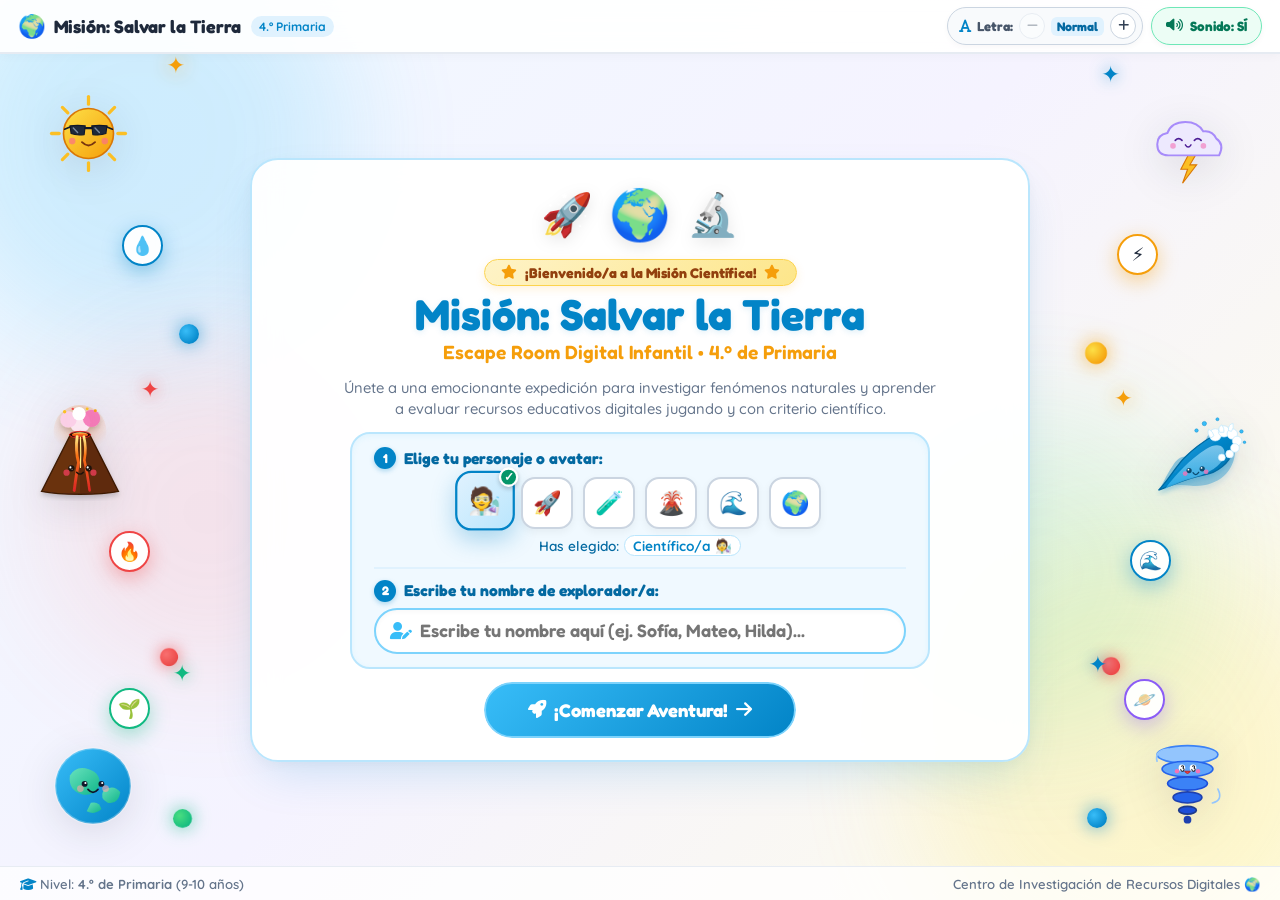
<file: index.html>
<!DOCTYPE html>
<html lang="es">
<head>
  <meta charset="UTF-8">
  <meta name="viewport" content="width=device-width, initial-scale=1.0">
  <title>Misión: Salvar la Tierra | Escape Room Digital Infantil</title>
  
  <!-- Animate.css CDN -->
  <link rel="stylesheet" href="https://cdnjs.cloudflare.com/ajax/libs/animate.css/4.1.1/animate.min.css">
  <!-- Font Awesome 6 Icons -->
  <link rel="stylesheet" href="https://cdnjs.cloudflare.com/ajax/libs/font-awesome/6.5.1/css/all.min.css">
  
  <!-- Estilos del Escape Room -->
  <link rel="stylesheet" href="assets/css/styles.css">
  <link rel="stylesheet" href="assets/css/animations.css">
</head>
<body>

  <!-- Contenedor Maestro Pantalla Completa (CERO SCROLL) -->
  <div class="app-screen">
    
    <!-- Elementos Decorativos Flotantes de Fondo con Vida y Alto Contraste -->
    <div class="ambient-bg">
      <!-- Auras de Color Vivas y Dinámicas (Azul, Amarillo, Rojo y Verde) -->
      <div class="aura-blob" style="width: 420px; height: 420px; background: rgba(56, 189, 248, 0.42); top: -70px; left: -70px;"></div>
      <div class="aura-blob" style="width: 440px; height: 440px; background: rgba(253, 224, 71, 0.42); bottom: -80px; right: -70px;"></div>
      <div class="aura-blob" style="width: 340px; height: 340px; background: rgba(248, 113, 113, 0.3); top: 38%; left: 3%;"></div>
      <div class="aura-blob" style="width: 330px; height: 330px; background: rgba(74, 222, 128, 0.32); bottom: 18%; right: 6%;"></div>

      <!-- Stickers Animados de Dibujos Animados (Desastres y Ciencia Amigables) -->
      <img src="assets/media/sun-sunglasses.svg" alt="Sol alegre" class="ambient-sticker ambient-sticker-sun anim-float" title="¡Día brillante para salvar la Tierra!">
      <img src="assets/media/cloud-thunder.svg" alt="Nube de tormenta" class="ambient-sticker ambient-sticker-cloud anim-float-slow" title="¡Investigando el clima!">
      <img src="assets/media/volcano-cute.svg" alt="Volcán animado" class="ambient-sticker ambient-sticker-volcano anim-float" title="¡Estación Volcán!">
      <img src="assets/media/wave-cute.svg" alt="Ola marina" class="ambient-sticker ambient-sticker-wave anim-float-slow" title="¡Estación Tsunami!">
      <img src="assets/media/earth-planet.svg" alt="Planeta Tierra sonriente" class="ambient-sticker ambient-sticker-earth anim-float-slow" title="¡Nuestra Misión!">
      <img src="assets/media/tornado-cute.svg" alt="Tornado curioso" class="ambient-sticker ambient-sticker-tornado anim-float" title="¡Fenómenos naturales!">

      <!-- Mini-insignias Flotantes Interactivas con Colores Vivos (Azul, Rojo, Amarillo, Verde) -->
      <div class="bg-floating-badge badge-blue" style="top: 25%; left: 9.5%;" title="¡Agua viva! 💧">💧</div>
      <div class="bg-floating-badge badge-red" style="top: 59%; left: 8.5%;" title="¡Energía volcánica! 🔥">🔥</div>
      <div class="bg-floating-badge badge-green" style="bottom: 19%; left: 8.5%;" title="¡Vida en la Tierra! 🌱">🌱</div>
      <div class="bg-floating-badge badge-yellow" style="top: 26%; right: 9.5%;" title="¡Rayo de energía! ⚡">⚡</div>
      <div class="bg-floating-badge badge-blue" style="top: 60%; right: 8.5%;" title="¡Fuerza del océano! 🌊">🌊</div>
      <div class="bg-floating-badge badge-purple" style="bottom: 20%; right: 9%;" title="¡Ciencia y cosmos! 🪐">🪐</div>

      <!-- Orbes Luminosos de Alto Contraste (Azul, Rojo, Amarillo y Verde) -->
      <div class="bg-color-orb orb-vibrant-blue" style="top: 36%; left: 14%;"></div>
      <div class="bg-color-orb orb-vibrant-red" style="top: 72%; left: 12.5%;"></div>
      <div class="bg-color-orb orb-vibrant-green" style="bottom: 8%; left: 13.5%;"></div>
      <div class="bg-color-orb orb-vibrant-yellow" style="top: 38%; right: 13.5%;"></div>
      <div class="bg-color-orb orb-vibrant-red" style="top: 73%; right: 12.5%;"></div>
      <div class="bg-color-orb orb-vibrant-blue" style="bottom: 8%; right: 13.5%;"></div>

      <!-- Destellos Estelares ✦ de 4 Puntas -->
      <div class="bg-sparkle-star star-yellow" style="top: 6%; left: 13%;">✦</div>
      <div class="bg-sparkle-star star-red" style="top: 42%; left: 11%;">✦</div>
      <div class="bg-sparkle-star star-green" style="bottom: 24%; left: 13.5%;">✦</div>
      <div class="bg-sparkle-star star-blue" style="top: 7%; right: 12.5%;">✦</div>
      <div class="bg-sparkle-star star-yellow" style="top: 43%; right: 11.5%;">✦</div>
      <div class="bg-sparkle-star star-blue" style="bottom: 25%; right: 13.5%;">✦</div>
    </div>

    <!-- Barra Superior HUD -->
    <header class="top-hud animate__animated animate__fadeInDown">
      <div class="hud-left">
        <a href="index.html" class="hud-brand">
          <span style="font-size: 1.4rem;">🌍</span>
          <span>Misión: Salvar la Tierra</span>
        </a>
        <span class="hud-brand-badge">4.º Primaria</span>
      </div>

      <div class="hud-right">
        <!-- Ir al Mapa si ya empezó -->
        <a href="assets/html/mapa.html" class="btn-hud-pill btn-hud-map" id="hudHomeMapBtn" title="Ir al Mapa de Aventura" style="display: none;">
          <i class="fa-solid fa-map-location-dot"></i>
          <span>Ir al Mapa</span>
        </a>

        <!-- Control de Tamaño de Letra (Reducir / Aumentar) -->
        <div class="hud-font-stepper" title="Ajustar tamaño de letra de la página">
          <i class="fa-solid fa-font hud-font-icon"></i>
          <span class="hud-font-label">Letra:</span>
          <button id="btnTextSizeDec" class="btn-stepper-item" type="button" title="Reducir letra" aria-label="Reducir letra">
            <i class="fa-solid fa-minus"></i>
          </button>
          <span class="hud-font-val" id="textSizeVal">Normal</span>
          <button id="btnTextSizeInc" class="btn-stepper-item" type="button" title="Aumentar letra" aria-label="Aumentar letra">
            <i class="fa-solid fa-plus"></i>
          </button>
        </div>

        <!-- Botón de Sonido -->
        <button class="sound-toggle-btn btn-hud-pill btn-hud-sound is-on" type="button" title="Sonido: Activado (Clic para silenciar)" aria-label="Activar o desactivar sonido">
          <i class="fa-solid fa-volume-high"></i>
          <span class="sound-status-text">Sonido: SÍ</span>
        </button>
      </div>
    </header>

    <!-- Escenario Central (Presentación centrada, limpia y sin scroll) -->
    <main class="main-stage">
      
      <div class="hero-card animate__animated animate__zoomIn">
        
        <!-- Fila de Mascotas / Iconos de Bienvenida -->
        <div class="hero-mascot-row">
          <span style="font-size: 2.6rem;" class="hero-mascot-item anim-float" title="Cohete de expedición">🚀</span>
          <span style="font-size: 3.1rem;" class="hero-mascot-item anim-star-shine" title="Planeta Tierra">🌍</span>
          <span style="font-size: 2.6rem;" class="hero-mascot-item anim-float" title="Ciencia y exploración">🔬</span>
        </div>

        <div class="hero-title-box">
          <div class="hero-welcome-badge animate__animated animate__bounceIn">
            <i class="fa-solid fa-star" style="color: #F59E0B;"></i>
            <span>¡Bienvenido/a a la Misión Científica!</span>
            <i class="fa-solid fa-star" style="color: #F59E0B;"></i>
          </div>
          <h1>Misión: Salvar la Tierra</h1>
          <h2 class="hero-subtitle">Escape Room Digital Infantil • 4.º de Primaria</h2>
        </div>

        <p class="hero-desc">
          Únete a una emocionante expedición para investigar fenómenos naturales y aprender a evaluar recursos educativos digitales jugando y con criterio científico.
        </p>

        <!-- Formulario guiado: Paso 1 y Paso 2 -->
        <div class="hero-form-box">
          
          <!-- Paso 1: Selección de Avatar -->
          <div class="hero-step-block">
            <div class="hero-step-header">
              <span class="step-circle-badge">1</span>
              <span class="hero-step-title">Elige tu personaje o avatar:</span>
            </div>

            <!-- Chips de Avatar con roles educativos -->
            <div class="avatar-chips-row" id="avatarChipsRow">
              <button type="button" class="avatar-chip active" data-avatar="🧑‍🔬" data-label="Científico/a 🧑‍🔬" title="Científico/a">
                <span class="avatar-emoji">🧑‍🔬</span>
              </button>
              <button type="button" class="avatar-chip" data-avatar="🚀" data-label="Astronauta 🚀" title="Astronauta">
                <span class="avatar-emoji">🚀</span>
              </button>
              <button type="button" class="avatar-chip" data-avatar="🧪" data-label="Investigador/a 🧪" title="Investigador/a">
                <span class="avatar-emoji">🧪</span>
              </button>
              <button type="button" class="avatar-chip" data-avatar="🌋" data-label="Vulcanólogo/a 🌋" title="Vulcanólogo/a">
                <span class="avatar-emoji">🌋</span>
              </button>
              <button type="button" class="avatar-chip" data-avatar="🌊" data-label="Oceanógrafo/a 🌊" title="Oceanógrafo/a">
                <span class="avatar-emoji">🌊</span>
              </button>
              <button type="button" class="avatar-chip" data-avatar="🌍" data-label="Guardián/a de la Tierra 🌍" title="Guardián/a">
                <span class="avatar-emoji">🌍</span>
              </button>
            </div>

            <!-- Indicador dinámico de confirmación de personaje -->
            <div class="avatar-selection-feedback">
              <span>Has elegido:</span>
              <strong id="selectedAvatarLabel">Científico/a 🧑‍🔬</strong>
            </div>
          </div>

          <div class="hero-form-divider"></div>

          <!-- Paso 2: Escribe tu Nombre -->
          <div class="hero-step-block">
            <div class="hero-step-header">
              <span class="step-circle-badge">2</span>
              <label for="explorerNameInput" class="hero-step-title">Escribe tu nombre de explorador/a:</label>
            </div>

            <div class="hero-input-row">
              <i class="fa-solid fa-user-pen hero-input-icon"></i>
              <input 
                type="text" 
                id="explorerNameInput" 
                class="hero-input" 
                placeholder="Escribe tu nombre aquí (ej. Sofía, Mateo, Hilda)..." 
                maxlength="26"
                autocomplete="off"
              >
            </div>
          </div>

        </div>

        <!-- Botón Grande "¡Comenzar Aventura!" -->
        <button id="btnStartAdventure" class="btn-fun btn-fun-primary anim-pulse btn-start-adventure" type="button">
          <i class="fa-solid fa-rocket"></i>
          <span>¡Comenzar Aventura!</span>
          <i class="fa-solid fa-arrow-right"></i>
        </button>

      </div>

    </main>

    <!-- Barra Inferior de Estado -->
    <footer class="bottom-hud">
      <div>
        <i class="fa-solid fa-graduation-cap" style="color: #0284C7;"></i>
        <span>Nivel: <strong>4.º de Primaria</strong> (9-10 años)</span>
      </div>
      <div>
        <span>Centro de Investigación de Recursos Digitales 🌍</span>
      </div>
    </footer>

  </div>

  <!-- Scripts -->
  <script src="assets/js/main.js"></script>
  <script>
    document.addEventListener('DOMContentLoaded', () => {
      const nameInput = document.getElementById('explorerNameInput');
      const startBtn = document.getElementById('btnStartAdventure');
      const avatarChips = document.querySelectorAll('.avatar-chip');
      const avatarLabel = document.getElementById('selectedAvatarLabel');

      // Cargar datos previos si existen
      const savedName = localStorage.getItem('explorer_name');
      if (savedName && savedName.trim()) {
        nameInput.value = savedName;
      }

      let selectedAvatar = localStorage.getItem('explorer_avatar') || '🧑‍🔬';

      // Sincronizar selección de avatar y etiqueta interactiva
      const updateAvatarUI = (avatarChar) => {
        avatarChips.forEach(chip => {
          const isCurrent = chip.getAttribute('data-avatar') === avatarChar;
          chip.classList.toggle('active', isCurrent);
          if (isCurrent && avatarLabel) {
            const labelText = chip.getAttribute('data-label') || `${avatarChar} Explorador/a`;
            avatarLabel.textContent = labelText;
          }
        });
      };

      updateAvatarUI(selectedAvatar);

      avatarChips.forEach(chip => {
        chip.addEventListener('click', () => {
          selectedAvatar = chip.getAttribute('data-avatar');
          updateAvatarUI(selectedAvatar);
          if (window.escapeSound) window.escapeSound.playPop();
        });
      });

      // Acción de Comenzar Aventura
      startBtn.addEventListener('click', () => {
        const val = nameInput.value.trim() || 'Explorador Científico';
        window.EscapeState.setName(val);
        window.EscapeState.setAvatar(selectedAvatar);

        if (window.escapeSound) window.escapeSound.playPop();
        window.location.href = 'assets/html/introduccion.html';
      });

      // Permitir presionar Enter en el input
      nameInput.addEventListener('keydown', (e) => {
        if (e.key === 'Enter') {
          startBtn.click();
        }
      });

      // Micro-interacción: Insignias flotantes interactivas del fondo
      document.querySelectorAll('.bg-floating-badge').forEach(badge => {
        badge.addEventListener('click', () => {
          if (window.escapeSound) window.escapeSound.playPop();
          badge.classList.add('animate__animated', 'animate__rubberBand');
          badge.addEventListener('animationend', () => {
            badge.classList.remove('animate__animated', 'animate__rubberBand');
          }, { once: true });
        });
      });
    });
  </script>
</body>
</html>
</file>
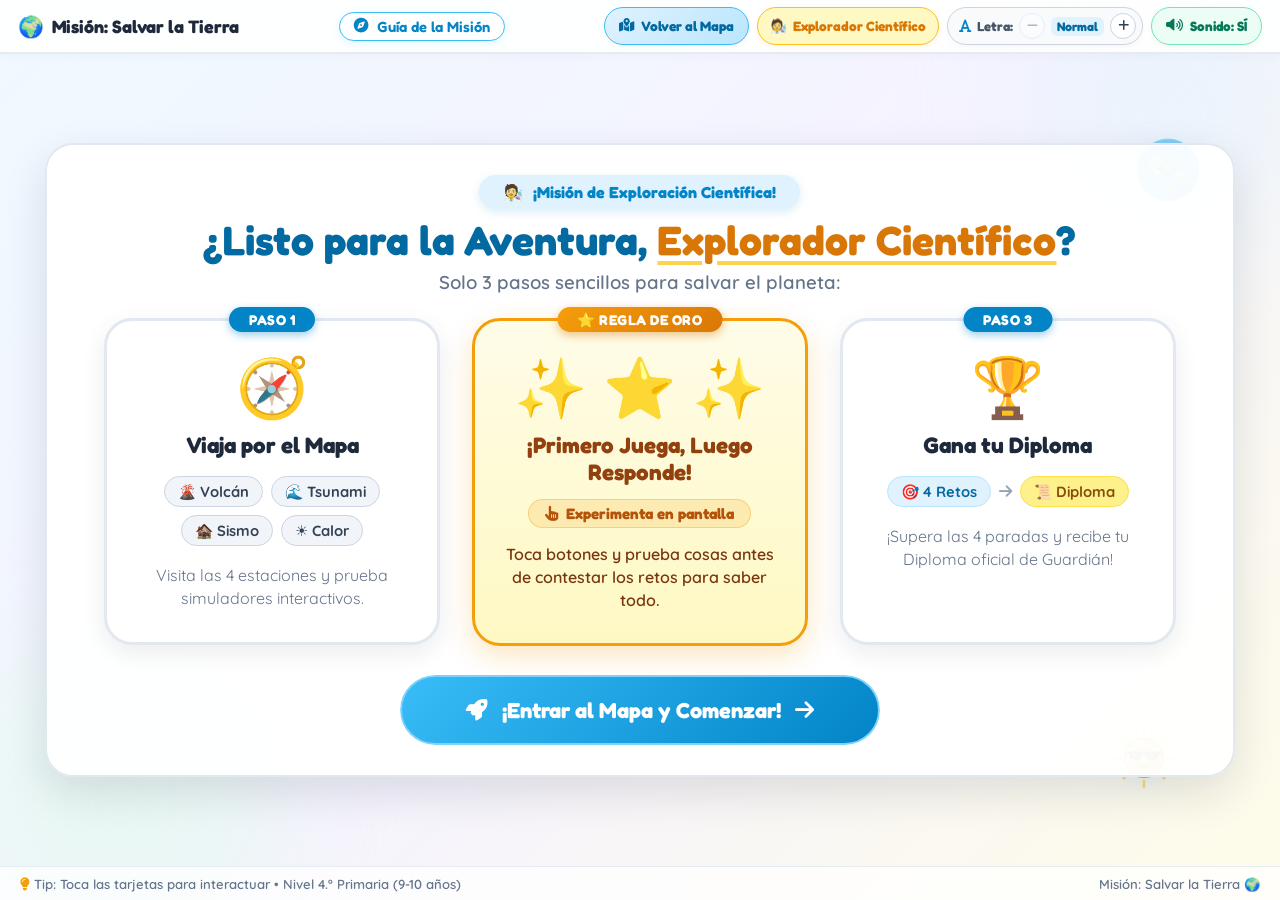
<file: assets/html/historia.html>
<!DOCTYPE html>
<html lang="es">
<head>
  <meta charset="UTF-8">
  <meta http-equiv="refresh" content="0; url=introduccion.html">
  <title>Redireccionando a Introducción...</title>
</head>
<body>
  <script>
    window.location.href = "introduccion.html";
  </script>
</body>
</html>
</file>
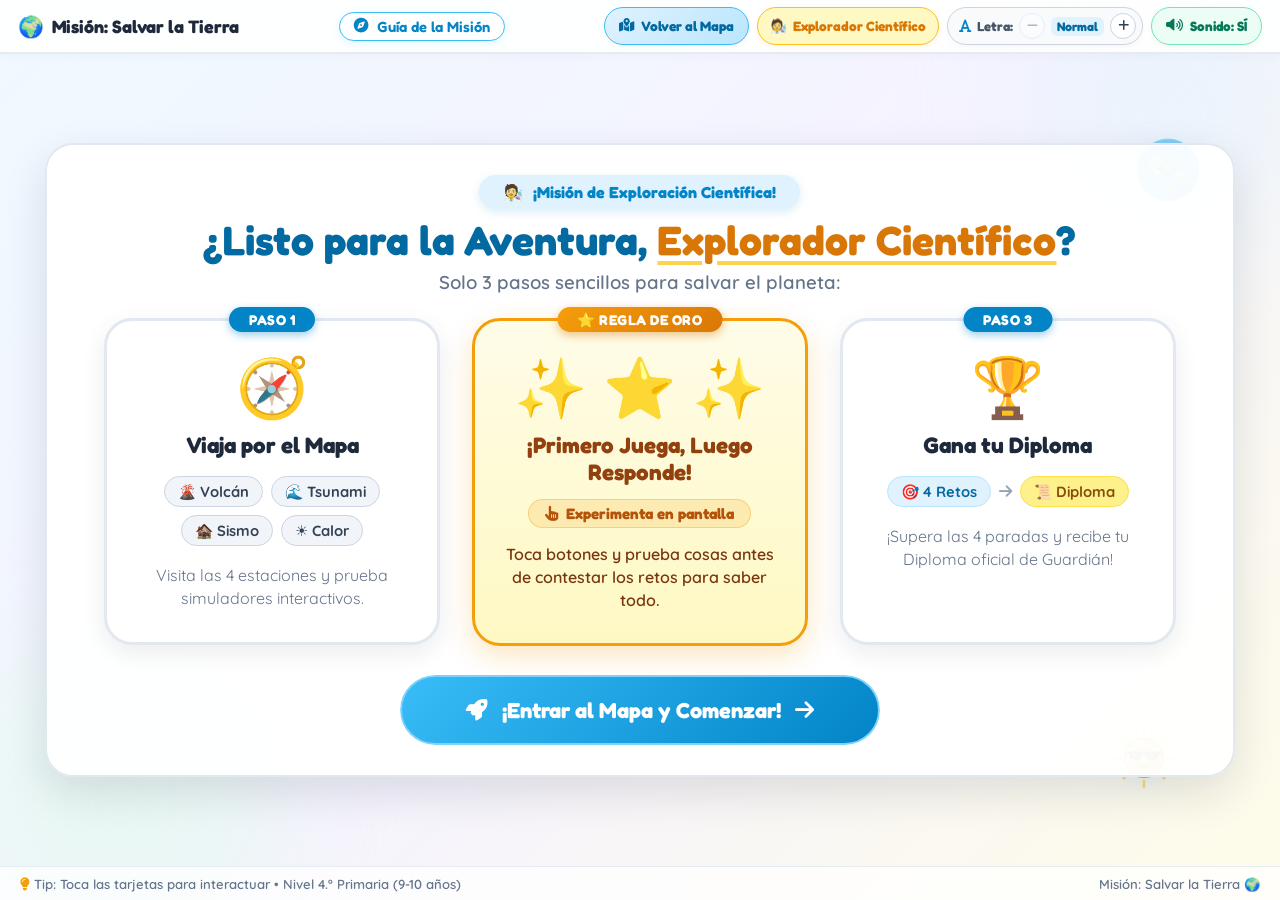
<file: assets/html/introduccion.html>
<!DOCTYPE html>
<html lang="es">
<head>
  <meta charset="UTF-8">
  <meta name="viewport" content="width=device-width, initial-scale=1.0">
  <title>Introducción | Misión: Salvar la Tierra</title>
  
  <!-- Animate.css CDN -->
  <link rel="stylesheet" href="https://cdnjs.cloudflare.com/ajax/libs/animate.css/4.1.1/animate.min.css">
  <!-- Font Awesome 6 Icons -->
  <link rel="stylesheet" href="https://cdnjs.cloudflare.com/ajax/libs/font-awesome/6.5.1/css/all.min.css">
  
  <!-- Estilos del Escape Room -->
  <link rel="stylesheet" href="../css/styles.css">
  <link rel="stylesheet" href="../css/animations.css">
</head>
<body>

  <!-- Contenedor Maestro Pantalla Completa (CERO SCROLL) -->
  <div class="app-screen">
    
    <!-- Elementos Decorativos Flotantes Pastel de Fondo -->
    <div class="ambient-bg">
      <div class="aura-blob" style="width: 300px; height: 300px; background: #E0F2FE; top: -40px; right: -40px;"></div>
      <div class="aura-blob" style="width: 320px; height: 320px; background: #DCFCE7; bottom: -60px; left: -40px;"></div>
      
      <img src="../media/earth-planet.svg" alt="Tierra" class="ambient-cloud anim-float" style="top: 15%; right: 6%; width: 70px;">
      <img src="../media/sun-sunglasses.svg" alt="Sol" class="ambient-cloud anim-float-slow" style="bottom: 12%; right: 8%; width: 68px;">
    </div>

    <!-- Barra Superior HUD -->
    <header class="top-hud animate__animated animate__fadeInDown">
      <div class="hud-left">
        <a href="../../index.html" class="hud-brand">
          <span style="font-size: 1.3rem;">🌍</span>
          <span>Misión: Salvar la Tierra</span>
        </a>
      </div>

      <div class="hud-center">
        <div class="hud-station-pill">
          <i class="fa-solid fa-compass" style="color: #0284C7;"></i>
          <span>Guía de la Misión</span>
        </div>
      </div>

      <div class="hud-right">
        <!-- Botón Volver al Mapa -->
        <a href="mapa.html" class="btn-hud-pill btn-hud-map" title="Volver al Mapa de Aventura" aria-label="Volver al Mapa">
          <i class="fa-solid fa-map-location-dot"></i>
          <span>Volver al Mapa</span>
        </a>

        <!-- Explorador Actual -->
        <div class="hud-user-pill" title="Explorador activo">
          <span id="hudUserAvatar">🧑‍🔬</span>
          <span id="hudUserName">Explorador</span>
        </div>

        <!-- Control de Tamaño de Letra (Reducir / Aumentar) -->
        <div class="hud-font-stepper" title="Ajustar tamaño de letra de la página">
          <i class="fa-solid fa-font hud-font-icon"></i>
          <span class="hud-font-label">Letra:</span>
          <button id="btnTextSizeDec" class="btn-stepper-item" type="button" title="Reducir letra" aria-label="Reducir letra">
            <i class="fa-solid fa-minus"></i>
          </button>
          <span class="hud-font-val" id="textSizeVal">Normal</span>
          <button id="btnTextSizeInc" class="btn-stepper-item" type="button" title="Aumentar letra" aria-label="Aumentar letra">
            <i class="fa-solid fa-plus"></i>
          </button>
        </div>

        <!-- Botón de Sonido -->
        <button class="sound-toggle-btn btn-hud-pill btn-hud-sound is-on" type="button" title="Sonido: Activado (Clic para silenciar)" aria-label="Activar o desactivar sonido">
          <i class="fa-solid fa-volume-high"></i>
          <span class="sound-status-text">Sonido: SÍ</span>
        </button>
      </div>
    </header>

    <!-- Escenario Central (Presentación centrada, limpia, intuitiva y sin scroll) -->
    <main class="main-stage">
      
      <div class="slide-card intro-slide-card animate__animated animate__fadeIn">
        <div class="intro-container">

          <!-- Cabecera amigable y personalizada -->
          <div class="intro-header-block">
            <div class="intro-welcome-badge animate__animated animate__bounceIn">
              <span id="introGreetingAvatar">🧑‍🔬</span>
              <span>¡Misión de Exploración Científica!</span>
            </div>
            <h2 class="intro-header-title">
              ¿Listo para la Aventura, <span id="introGreetingName" class="player-highlight-name">Explorador/a</span>?
            </h2>
            <p class="intro-subtitle-simple">Solo 3 pasos sencillos para salvar el planeta:</p>
          </div>

          <!-- Fila de 3 Tarjetas Visuales e Intuitivas -->
          <div class="intro-steps-row">
            
            <!-- Paso 1: Explora -->
            <div class="intro-step-card intro-step-explore animate__animated animate__fadeInLeft" id="stepCard1" title="Toca para interactuar">
              <div class="step-card-num-badge">PASO 1</div>
              <div class="step-card-emoji-hero">🧭</div>
              <h3 class="step-card-heading">Viaja por el Mapa</h3>
              <div class="step-card-stations-pills">
                <span class="step-station-pill">🌋 Volcán</span>
                <span class="step-station-pill">🌊 Tsunami</span>
                <span class="step-station-pill">🏚️ Sismo</span>
                <span class="step-station-pill">☀️ Calor</span>
              </div>
              <p class="step-card-desc">Visita las 4 estaciones y prueba simuladores interactivos.</p>
            </div>

            <!-- Paso 2: La Regla de Oro (HIGHLIGHTED / HERO CARD) -->
            <div class="intro-step-card intro-step-golden animate__animated animate__pulse anim-pulse" id="stepCard2" title="¡El secreto para ganar!">
              <div class="step-card-num-badge gold-badge">⭐ REGLA DE ORO</div>
              <div class="step-card-emoji-hero">✨ ⭐ ✨</div>
              <h3 class="step-card-heading golden-heading">¡Primero Juega, Luego Responde!</h3>
              <div class="step-card-golden-tip">
                <i class="fa-solid fa-hand-pointer"></i> Experimenta en pantalla
              </div>
              <p class="step-card-desc golden-desc">Toca botones y prueba cosas antes de contestar los retos para saber todo.</p>
            </div>

            <!-- Paso 3: Recompensa -->
            <div class="intro-step-card intro-step-reward animate__animated animate__fadeInRight" id="stepCard3" title="Toca para interactuar">
              <div class="step-card-num-badge">PASO 3</div>
              <div class="step-card-emoji-hero">🏆</div>
              <h3 class="step-card-heading">Gana tu Diploma</h3>
              <div class="step-card-stations-pills">
                <span class="step-station-pill pill-reward">🎯 4 Retos</span>
                <span class="intro-step-arrow"><i class="fa-solid fa-arrow-right"></i></span>
                <span class="step-station-pill pill-reward-gold">📜 Diploma</span>
              </div>
              <p class="step-card-desc">¡Supera las 4 paradas y recibe tu Diploma oficial de Guardián!</p>
            </div>

          </div>

          <!-- Botón de Acción Directa al Mapa -->
          <div class="intro-cta-wrap">
            <a href="mapa.html" class="btn-fun btn-fun-primary btn-intro-start" id="btnGoToMap">
              <i class="fa-solid fa-rocket"></i>
              <span>¡Entrar al Mapa y Comenzar!</span>
              <i class="fa-solid fa-arrow-right"></i>
            </a>
          </div>

        </div>
      </div>

    </main>

    <!-- Barra Inferior de Estado -->
    <footer class="bottom-hud">
      <div>
        <i class="fa-solid fa-lightbulb" style="color: #F59E0B;"></i>
        <span>Tip: Toca las tarjetas para interactuar • Nivel 4.º Primaria (9-10 años)</span>
      </div>
      <div>
        <span>Misión: Salvar la Tierra 🌍</span>
      </div>
    </footer>

  </div>

  <!-- Scripts -->
  <script src="../js/main.js"></script>
  <script>
    document.addEventListener('DOMContentLoaded', () => {
      // Sincronizar nombre y avatar elegidos por el niño
      const name = (window.EscapeState && window.EscapeState.getName()) || localStorage.getItem('explorer_name') || 'Explorador/a';
      const avatar = (window.EscapeState && window.EscapeState.getAvatar()) || localStorage.getItem('explorer_avatar') || '🧑‍🔬';
      
      const greetingNameEl = document.getElementById('introGreetingName');
      const greetingAvatarEl = document.getElementById('introGreetingAvatar');
      if (greetingNameEl) greetingNameEl.textContent = name;
      if (greetingAvatarEl) greetingAvatarEl.textContent = avatar;

      // Efectos táctiles y sonidos en las tarjetas
      ['stepCard1', 'stepCard2', 'stepCard3'].forEach(id => {
        const el = document.getElementById(id);
        if (el) {
          el.addEventListener('click', () => {
            if (window.escapeSound) window.escapeSound.playPop();
            el.classList.add('animate__animated', 'animate__rubberBand');
            setTimeout(() => {
              el.classList.remove('animate__animated', 'animate__rubberBand');
            }, 800);
          });
        }
      });

      // Botón Ir al Mapa
      const btnGo = document.getElementById('btnGoToMap');
      if (btnGo) {
        btnGo.addEventListener('click', () => {
          if (window.escapeSound) window.escapeSound.playPop();
        });
      }
    });
  </script>
</body>
</html>
</file>
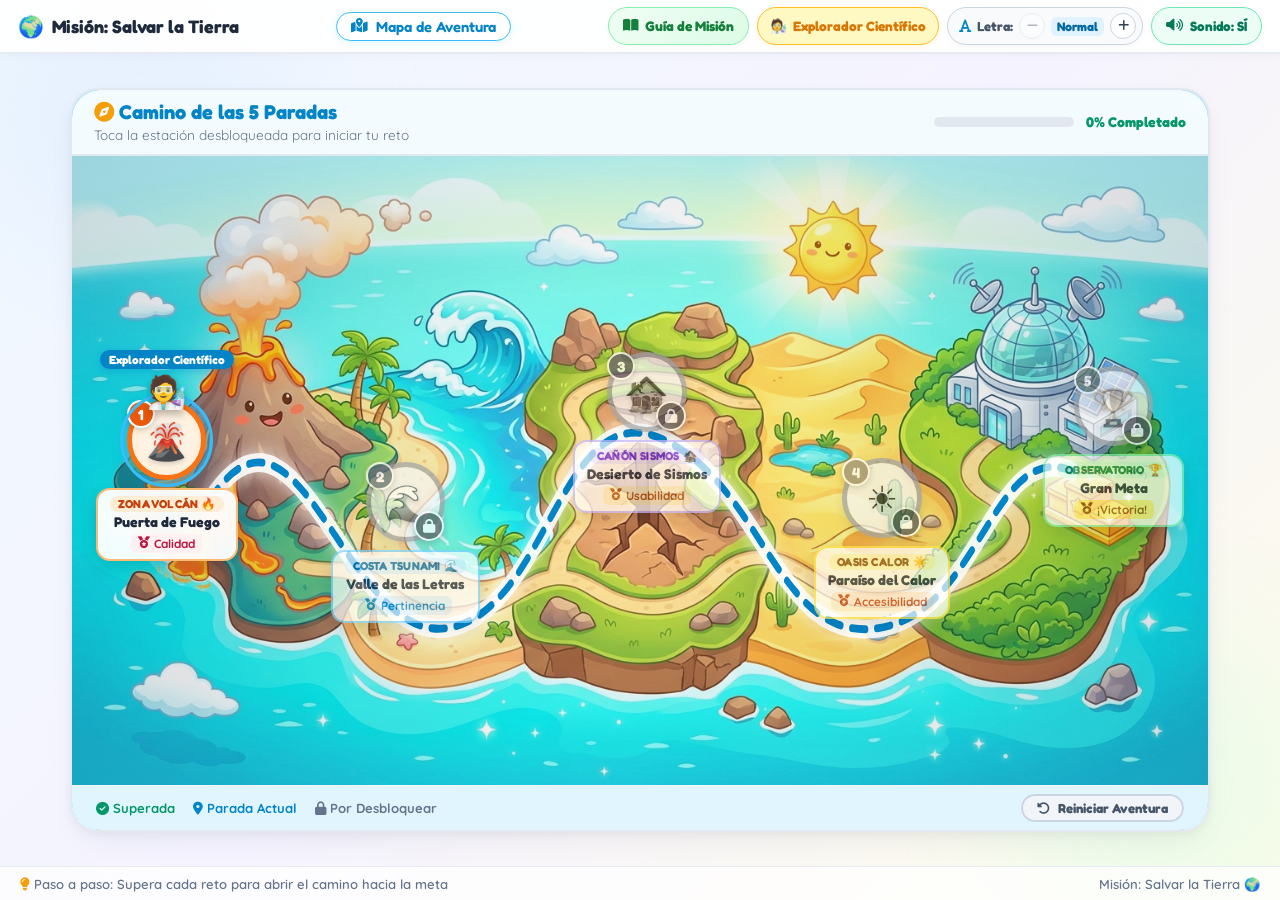
<file: assets/html/mapa.html>
<!DOCTYPE html>
<html lang="es">
<head>
  <meta charset="UTF-8">
  <meta name="viewport" content="width=device-width, initial-scale=1.0">
  <title>Mapa de Aventura | Misión: Salvar la Tierra</title>
  
  <!-- Animate.css CDN -->
  <link rel="stylesheet" href="https://cdnjs.cloudflare.com/ajax/libs/animate.css/4.1.1/animate.min.css">
  <!-- Font Awesome 6 Icons -->
  <link rel="stylesheet" href="https://cdnjs.cloudflare.com/ajax/libs/font-awesome/6.5.1/css/all.min.css">
  
  <!-- Estilos del Escape Room -->
  <link rel="stylesheet" href="../css/styles.css">
  <link rel="stylesheet" href="../css/animations.css">
</head>
<body>

  <!-- Contenedor Maestro Pantalla Completa (CERO SCROLL) -->
  <div class="app-screen">
    
    <!-- Elementos Decorativos Flotantes Pastel de Fondo -->
    <div class="ambient-bg">
      <div class="aura-blob" style="width: 340px; height: 340px; background: #DBEAFE; top: -60px; left: -40px;"></div>
      <div class="aura-blob" style="width: 320px; height: 320px; background: #DCFCE7; bottom: -50px; right: -40px;"></div>

      <img src="../media/earth-planet.svg" alt="Tierra" class="ambient-cloud anim-float" style="top: 10%; right: 7%; width: 72px;">
      <img src="../media/sun-sunglasses.svg" alt="Sol" class="ambient-cloud anim-float-slow" style="bottom: 10%; left: 8%; width: 70px;">
    </div>

    <!-- Barra Superior HUD -->
    <header class="top-hud animate__animated animate__fadeInDown">
      <div class="hud-left">
        <a href="../../index.html" class="hud-brand">
          <span style="font-size: 1.3rem;">🌍</span>
          <span>Misión: Salvar la Tierra</span>
        </a>
      </div>

      <div class="hud-center">
        <div class="hud-station-pill">
          <i class="fa-solid fa-map-location-dot" style="color: #0284C7;"></i>
          <span>Mapa de Aventura</span>
        </div>
      </div>

      <div class="hud-right">
        <!-- Botón de Guía / Reglas -->
        <a href="introduccion.html" class="btn-hud-pill btn-hud-guide" title="Ver Guía y Reglas de la Misión" aria-label="Ver Guía">
          <i class="fa-solid fa-book-open"></i>
          <span>Guía de Misión</span>
        </a>

        <!-- Explorador Actual -->
        <div class="hud-user-pill" title="Explorador activo">
          <span id="hudUserAvatar">🧑‍🔬</span>
          <span id="hudUserName">Explorador</span>
        </div>

        <!-- Control de Tamaño de Letra (Reducir / Aumentar) -->
        <div class="hud-font-stepper" title="Ajustar tamaño de letra de la página">
          <i class="fa-solid fa-font hud-font-icon"></i>
          <span class="hud-font-label">Letra:</span>
          <button id="btnTextSizeDec" class="btn-stepper-item" type="button" title="Reducir letra" aria-label="Reducir letra">
            <i class="fa-solid fa-minus"></i>
          </button>
          <span class="hud-font-val" id="textSizeVal">Normal</span>
          <button id="btnTextSizeInc" class="btn-stepper-item" type="button" title="Aumentar letra" aria-label="Aumentar letra">
            <i class="fa-solid fa-plus"></i>
          </button>
        </div>

        <!-- Botón de Sonido -->
        <button class="sound-toggle-btn btn-hud-pill btn-hud-sound is-on" type="button" title="Sonido: Activado (Clic para silenciar)" aria-label="Activar o desactivar sonido">
          <i class="fa-solid fa-volume-high"></i>
          <span class="sound-status-text">Sonido: SÍ</span>
        </button>
      </div>
    </header>

    <!-- Escenario Central (Presentación centrada, limpia y sin scroll) -->
    <main class="main-stage">
      
      <div class="slide-card animate__animated animate__zoomIn">
        
        <div class="map-canvas-container">
          
          <!-- Cabecera del Mapa con Progreso -->
          <div class="map-header">
            <div>
              <h2 style="font-family: var(--font-title); font-size: 1.25rem; font-weight: 700; color: #0284C7; margin: 0;">
                <i class="fa-solid fa-compass" style="color: #F59E0B;"></i> Camino de las 5 Paradas
              </h2>
              <span style="font-size: 0.85rem; color: var(--text-muted);">
                Toca la estación desbloqueada para iniciar tu reto
              </span>
            </div>

            <!-- Medidor de Avance -->
            <div style="display: flex; align-items: center; gap: 12px;">
              <div style="width: 140px; height: 10px; background: #E2E8F0; border-radius: var(--radius-pill); overflow: hidden;">
                <div id="mapProgressBar" style="width: 0%; height: 100%; background: linear-gradient(90deg, #38BDF8, #10B981); transition: width 0.5s ease;"></div>
              </div>
              <span id="mapProgressText" style="font-family: var(--font-title); font-size: 0.88rem; font-weight: 700; color: #059669;">0% Completado</span>
            </div>
          </div>

          <!-- Píldora de Aviso Flotante para Estaciones Bloqueadas -->
          <div id="mapNoticePill" style="display: none; position: absolute; top: 70px; left: 50%; transform: translateX(-50%); z-index: 30; background: #FEF3C7; border: 2px solid #F59E0B; color: #92400E; padding: 6px 18px; border-radius: var(--radius-pill); font-family: var(--font-title); font-weight: 700; font-size: 0.95rem; box-shadow: 0 4px 14px rgba(0,0,0,0.1);">
            Aviso de estación
          </div>

          <!-- Lienzo del Camino y Estaciones con Relieve Ilustrado -->
          <div class="map-track-area">
            
            <!-- Fondo Ilustrado con Relieve de los 5 Biomas de la Tierra -->
            <div class="map-relief-backdrop">
              <img src="../media/mapa-aventura-biomas.jpg" alt="Mapa con Relieve de los 5 Biomas de Desastres" class="map-relief-img">
              <div class="map-relief-overlay"></div>
            </div>

            <!-- Trazado de Sendero Curvo que une las estaciones a través del relieve -->
            <svg class="map-path-svg" viewBox="0 0 1000 400" preserveAspectRatio="none">
              <!-- Sombra iluminada del camino -->
              <path class="map-path-glow" d="M 120 220 C 200 130, 240 310, 330 300 C 420 290, 430 150, 520 180 C 610 210, 620 310, 710 300 C 800 290, 810 180, 880 200" fill="none" stroke="rgba(255, 255, 255, 0.85)" stroke-width="12" stroke-linecap="round" />
              <!-- Línea punteada dorada y azul de aventura -->
              <path class="map-path-line" d="M 120 220 C 200 130, 240 310, 330 300 C 420 290, 430 150, 520 180 C 610 210, 620 310, 710 300 C 800 290, 810 180, 880 200" fill="none" stroke="#0284C7" stroke-width="5" stroke-dasharray="10, 10" stroke-linecap="round" />
            </svg>

            <!-- Contenedor Dinámico de las 5 Estaciones (Generadas por navigation.js) -->
            <div class="map-stations-row" id="mapStationsContainer">
              <!-- Cargado dinámicamente con lógica de bloqueo/desbloqueo -->
            </div>

          </div>

          <!-- Pie del Mapa: Leyenda y Control -->
          <div class="subslide-footer" style="padding: 8px 24px; background: rgba(255, 255, 255, 0.85); margin: 0;">
            <div style="display: flex; gap: 18px; font-size: 0.82rem; font-weight: 700;">
              <span style="color: #059669;"><i class="fa-solid fa-circle-check"></i> Superada</span>
              <span style="color: #0284C7;"><i class="fa-solid fa-location-dot"></i> Parada Actual</span>
              <span style="color: #64748B;"><i class="fa-solid fa-lock"></i> Por Desbloquear</span>
            </div>

            <button type="button" class="btn-fun btn-fun-secondary" id="btnResetMapProgress" style="font-size: 0.82rem; padding: 4px 14px;">
              <i class="fa-solid fa-rotate-left"></i>
              <span>Reiniciar Aventura</span>
            </button>
          </div>

        </div>

      </div>

    </main>

    <!-- Barra Inferior de Estado -->
    <footer class="bottom-hud">
      <div>
        <i class="fa-solid fa-lightbulb" style="color: #F59E0B;"></i>
        <span>Paso a paso: Supera cada reto para abrir el camino hacia la meta</span>
      </div>
      <div>
        <span>Misión: Salvar la Tierra 🌍</span>
      </div>
    </footer>

  </div>

  <!-- Scripts -->
  <script src="../js/main.js"></script>
  <script src="../js/navigation.js"></script>
  <script>
    document.addEventListener('DOMContentLoaded', () => {
      // Botón de reinicio con confirmación suave
      const btnReset = document.getElementById('btnResetMapProgress');
      if (btnReset) {
        btnReset.addEventListener('click', () => {
          if (confirm('¿Deseas reiniciar el mapa para comenzar desde la Sala 1?')) {
            window.EscapeState.resetAll();
            if (window.escapeSound) window.escapeSound.playPop();
            window.location.reload();
          }
        });
      }
    });
  </script>
</body>
</html>
</file>
<file: assets/css/styles.css>
/**
 * ==========================================================================
 * MISIÓN: SALVAR LA TIERRA - ESCAPE ROOM EDUCATIVO INFANTIL
 * Estilos Principales - UX/UI para 4.º de Primaria (9-10 años)
 * CERO SCROLL VERTICAL: Presentación en pantalla completa (100vw / 100vh)
 * Estética: Dibujos animados suaves, colores pastel, moderna y limpia
 * ==========================================================================
 */

@import url('https://fonts.googleapis.com/css2?family=Fredoka:wght@400;500;600;700&family=Quicksand:wght@500;600;700&display=swap');

:root {
  /* Paleta Pastel Cálida y Amigable */
  --bg-sky: #EFF6FF;
  --bg-gradient: linear-gradient(135deg, #F0F9FF 0%, #F5F3FF 50%, #FEFCE8 100%);
  
  --pastel-blue-light: #E0F2FE;
  --pastel-blue: #38BDF8;
  --pastel-blue-dark: #0284C7;
  
  --pastel-green-light: #DCFCE7;
  --pastel-green: #34D399;
  --pastel-green-dark: #059669;
  
  --pastel-orange-light: #FFEDD5;
  --pastel-orange: #FB923C;
  --pastel-orange-dark: #EA580C;

  --pastel-yellow-light: #FEF9C3;
  --pastel-yellow: #FBBF24;
  --pastel-yellow-dark: #D97706;

  --pastel-purple-light: #EDE9FE;
  --pastel-purple: #A78BFA;
  --pastel-purple-dark: #7C3AED;

  --pastel-pink-light: #FFE4E6;
  --pastel-pink: #FB7185;
  --pastel-pink-dark: #E11D48;

  --text-main: #1E293B;
  --text-muted: #64748B;
  --text-light: #94A3B8;

  --card-bg: rgba(255, 255, 255, 0.94);
  --card-border: #E2E8F0;
  --card-shadow: 0 12px 30px -8px rgba(30, 41, 59, 0.08), 0 4px 12px rgba(30, 41, 59, 0.04);
  
  --radius-xl: 28px;
  --radius-lg: 20px;
  --radius-md: 14px;
  --radius-pill: 9999px;

  --font-title: 'Fredoka', 'Quicksand', sans-serif;
  --font-body: 'Quicksand', system-ui, sans-serif;
}

/* ==========================================================================
   RESET Y REGLA DE ORO: CERO SCROLL VERTICAL
   ========================================================================== */
*, *::before, *::after {
  box-sizing: border-box;
  margin: 0;
  padding: 0;
}

html, body {
  width: 100vw;
  height: 100vh;
  max-width: 100vw;
  max-height: 100vh;
  overflow: hidden !important;
  font-family: var(--font-body);
  color: var(--text-main);
  background: var(--bg-gradient);
  user-select: none;
  -webkit-font-smoothing: antialiased;
}

/* Contenedor Maestro de Diapositiva a Pantalla Completa */
.app-screen {
  width: 100vw;
  height: 100vh;
  max-width: 100vw;
  max-height: 100vh;
  display: flex;
  flex-direction: column;
  position: relative;
  overflow: hidden;
}

/* Fondos ambientales decorativos suaves */
.ambient-bg {
  position: absolute;
  inset: 0;
  pointer-events: none;
  overflow: hidden;
  z-index: 0;
}

.ambient-cloud {
  position: absolute;
  opacity: 0.55;
  filter: drop-shadow(0 4px 12px rgba(186, 230, 253, 0.4));
  transform: translateZ(0);
  backface-visibility: hidden;
  -webkit-backface-visibility: hidden;
  will-change: transform;
}

/* ==========================================================================
   BARRA SUPERIOR HUD (COMPACTA Y ELEGANTE: 52px)
   ========================================================================== */
/* ==========================================================================
   BARRA SUPERIOR HUD (INTUITIVA, ELEGANTE Y ACCESIBLE: 54px)
   ========================================================================== */
.top-hud {
  height: 54px;
  padding: 5px 18px;
  display: flex;
  align-items: center;
  justify-content: space-between;
  gap: 12px;
  background: rgba(255, 255, 255, 0.92);
  backdrop-filter: blur(12px);
  border-bottom: 2px solid rgba(226, 232, 240, 0.85);
  z-index: 50;
  flex-shrink: 0;
  box-shadow: 0 2px 10px rgba(0, 0, 0, 0.03);
}

.hud-left {
  display: flex;
  align-items: center;
  gap: 10px;
  flex-shrink: 0;
}

.hud-brand {
  display: flex;
  align-items: center;
  gap: 8px;
  text-decoration: none;
  font-family: var(--font-title);
  font-size: 1.12rem;
  font-weight: 700;
  color: var(--text-main);
  transition: opacity 0.2s ease;
}

.hud-brand:hover {
  opacity: 0.85;
}

.hud-brand-badge {
  background: var(--pastel-blue-light);
  color: var(--pastel-blue-dark);
  font-size: 0.76rem;
  font-weight: 700;
  padding: 3px 8px;
  border-radius: var(--radius-pill);
}

.hud-center {
  display: flex;
  align-items: center;
  justify-content: center;
  flex: 1;
  min-width: 0;
}

.hud-station-pill {
  display: inline-flex;
  align-items: center;
  gap: 8px;
  background: white;
  padding: 5px 14px;
  border-radius: var(--radius-pill);
  border: 1.5px solid var(--pastel-blue);
  font-family: var(--font-title);
  font-size: 0.92rem;
  font-weight: 600;
  color: var(--pastel-blue-dark);
  box-shadow: 0 2px 8px rgba(56, 189, 248, 0.15);
  white-space: nowrap;
  max-width: 100%;
}

.hud-right {
  display: flex;
  align-items: center;
  gap: 8px;
  flex-shrink: 0;
}

/* Botones Pastilla del Menú HUD Auto-explicativos */
.btn-hud-pill {
  display: inline-flex;
  align-items: center;
  justify-content: center;
  gap: 7px;
  height: 38px;
  padding: 0 14px;
  border-radius: var(--radius-pill);
  font-family: var(--font-title);
  font-size: 0.86rem;
  font-weight: 700;
  cursor: pointer;
  text-decoration: none;
  transition: all 0.2s cubic-bezier(0.34, 1.56, 0.64, 1);
  box-shadow: 0 2px 6px rgba(0, 0, 0, 0.04);
  border: 1.5px solid transparent;
  user-select: none;
  white-space: nowrap;
  box-sizing: border-box;
}

.btn-hud-pill:hover {
  transform: translateY(-2px);
  box-shadow: 0 4px 12px rgba(0, 0, 0, 0.08);
}

.btn-hud-pill:active {
  transform: translateY(0) scale(0.97);
}

/* Botón Volver al Mapa */
.btn-hud-map {
  background: linear-gradient(135deg, #E0F2FE 0%, #BAE6FD 100%);
  border-color: #38BDF8;
  color: #0369A1;
}

.btn-hud-map:hover {
  background: linear-gradient(135deg, #38BDF8 0%, #0284C7 100%);
  color: white;
  border-color: #0284C7;
  box-shadow: 0 4px 14px rgba(2, 132, 199, 0.3);
}

/* Botón Guía de la Misión */
.btn-hud-guide {
  background: linear-gradient(135deg, #F0FDF4 0%, #DCFCE7 100%);
  border-color: #86EFAC;
  color: #15803D;
}

.btn-hud-guide:hover {
  background: linear-gradient(135deg, #34D399 0%, #059669 100%);
  color: white;
  border-color: #059669;
  box-shadow: 0 4px 14px rgba(5, 150, 105, 0.25);
}

/* Pill del Explorador */
.hud-user-pill {
  display: inline-flex;
  align-items: center;
  gap: 6px;
  background: var(--pastel-yellow-light);
  border: 1.5px solid var(--pastel-yellow);
  padding: 0 12px;
  height: 38px;
  border-radius: var(--radius-pill);
  font-family: var(--font-title);
  font-size: 0.85rem;
  font-weight: 700;
  color: var(--pastel-yellow-dark);
  box-shadow: 0 2px 6px rgba(245, 158, 11, 0.1);
  box-sizing: border-box;
}

/* Control Ajuste de Letra: Stepper - Reducir / Aumentar */
.hud-font-stepper {
  display: inline-flex;
  align-items: center;
  background: #F8FAFC;
  border: 1.5px solid #CBD5E1;
  border-radius: var(--radius-pill);
  height: 38px;
  padding: 0 6px 0 11px;
  gap: 6px;
  font-family: var(--font-title);
  font-size: 0.84rem;
  font-weight: 700;
  color: var(--text-main);
  box-sizing: border-box;
  box-shadow: 0 2px 6px rgba(0, 0, 0, 0.03);
}

.hud-font-stepper .hud-font-icon {
  color: #0284C7;
  font-size: 0.88rem;
}

.hud-font-stepper .hud-font-label {
  color: #475569;
  font-size: 0.82rem;
  font-weight: 700;
}

.hud-font-stepper .hud-font-val {
  min-width: 44px;
  text-align: center;
  font-size: 0.78rem;
  color: #0369A1;
  background: #E0F2FE;
  padding: 2px 6px;
  border-radius: 6px;
  font-weight: 800;
}

.btn-stepper-item {
  background: white;
  border: 1.5px solid #CBD5E1;
  border-radius: 50%;
  width: 26px;
  height: 26px;
  display: inline-flex;
  align-items: center;
  justify-content: center;
  font-size: 0.78rem;
  color: #334155;
  cursor: pointer;
  transition: all 0.15s ease;
  padding: 0;
}

.btn-stepper-item:hover:not(:disabled) {
  background: #E0F2FE;
  border-color: #38BDF8;
  color: #0284C7;
  transform: scale(1.12);
}

.btn-stepper-item:active:not(:disabled) {
  transform: scale(0.95);
}

.btn-stepper-item:disabled {
  opacity: 0.35;
  cursor: not-allowed;
}

/* Botón de Sonido con Estado Visible */
.btn-hud-sound {
  border-width: 1.5px;
  font-size: 0.84rem;
}

.btn-hud-sound.is-on {
  background: #ECFDF5;
  border-color: #6EE7B7;
  color: #047857;
}

.btn-hud-sound.is-on:hover {
  background: #D1FAE5;
  border-color: #34D399;
  box-shadow: 0 4px 12px rgba(5, 150, 105, 0.2);
}

.btn-hud-sound.is-off {
  background: #FFF1F2;
  border-color: #FECDD3;
  color: #BE123C;
}

.btn-hud-sound.is-off:hover {
  background: #FFE4E6;
  border-color: #FB7185;
  box-shadow: 0 4px 12px rgba(225, 29, 72, 0.2);
}

/* Compatibilidad con botones circulares si se usan */
.btn-hud-icon {
  background: white;
  border: 1.5px solid #CBD5E1;
  border-radius: var(--radius-pill);
  width: 38px;
  height: 38px;
  display: flex;
  align-items: center;
  justify-content: center;
  color: var(--text-main);
  cursor: pointer;
  font-size: 1rem;
  transition: all 0.2s ease;
  text-decoration: none;
}

.btn-hud-icon:hover {
  transform: translateY(-2px);
  border-color: var(--pastel-blue);
  color: var(--pastel-blue-dark);
  box-shadow: 0 4px 10px rgba(56, 189, 248, 0.2);
}

.btn-hud-nav {
  display: inline-flex;
  align-items: center;
  gap: 6px;
  background: var(--pastel-blue-light);
  border: 1.5px solid var(--pastel-blue);
  color: var(--pastel-blue-dark);
  font-family: var(--font-title);
  font-size: 0.88rem;
  font-weight: 600;
  padding: 5px 12px;
  border-radius: var(--radius-pill);
  text-decoration: none;
  cursor: pointer;
  transition: all 0.2s ease;
}

.btn-hud-nav:hover {
  background: var(--pastel-blue);
  color: white;
  transform: translateY(-2px);
  box-shadow: 0 4px 12px rgba(56, 189, 248, 0.3);
}

/* Media queries responsive para el HUD */
@media (max-width: 1040px) {
  .top-hud {
    padding: 4px 12px;
    gap: 8px;
  }
  .hud-station-pill {
    font-size: 0.84rem;
    padding: 4px 10px;
  }
  .btn-hud-pill {
    padding: 0 10px;
    font-size: 0.82rem;
  }
  .hud-font-stepper {
    padding: 0 4px 0 8px;
    gap: 4px;
  }
}

@media (max-width: 860px) {
  .hud-font-label {
    display: none;
  }
  .hud-brand span:not(:first-child) {
    display: none;
  }
}

/* ==========================================================================
   ESCENARIO PRINCIPAL (STAGE PRESENTATION: ZERO SCROLL)
   ========================================================================== */
.main-stage {
  flex: 1;
  min-height: 0;
  display: flex;
  align-items: center;
  justify-content: center;
  padding: 10px 20px;
  position: relative;
  z-index: 10;
  overflow: hidden;
}

/* Tarjeta Diapositiva Central */
.slide-card {
  width: 100%;
  max-width: 1140px;
  height: 94%;
  max-height: 840px;
  background: var(--card-bg);
  border: 2px solid var(--card-border);
  border-radius: var(--radius-xl);
  box-shadow: var(--card-shadow);
  display: flex;
  flex-direction: column;
  overflow: hidden;
  position: relative;
  transition: transform 0.3s ease;
}

/* Barra inferior decorativa/estado */
.bottom-hud {
  height: 34px;
  padding: 0 20px;
  display: flex;
  align-items: center;
  justify-content: space-between;
  background: rgba(255, 255, 255, 0.75);
  border-top: 1px solid rgba(226, 232, 240, 0.8);
  font-size: 0.82rem;
  color: var(--text-muted);
  font-weight: 600;
  z-index: 20;
  flex-shrink: 0;
}

/* ==========================================================================
   SISTEMA DE PANTALLAS Y SUB-DIAPOSITIVAS (Recurso vs Preguntas)
   ========================================================================== */
.subslide-container {
  flex: 1;
  min-height: 0;
  display: flex;
  flex-direction: column;
  position: relative;
  overflow: hidden;
}

.subslide-view {
  width: 100%;
  height: 100%;
  display: flex;
  flex-direction: column;
  padding: 12px 18px;
  overflow: hidden;
  box-sizing: border-box;
}

.subslide-header {
  display: flex;
  align-items: center;
  justify-content: space-between;
  margin-bottom: 8px;
  flex-shrink: 0;
}

.subslide-title {
  display: flex;
  align-items: center;
  gap: 10px;
  font-family: var(--font-title);
  font-size: 1.25rem;
  font-weight: 700;
  color: var(--text-main);
}

.subslide-body {
  flex: 1;
  min-height: 0;
  display: flex;
  position: relative;
  overflow: hidden;
  border-radius: var(--radius-lg);
}

.subslide-footer {
  margin-top: 8px;
  padding-top: 6px;
  display: flex;
  align-items: center;
  justify-content: space-between;
  border-top: 1.5px solid #F1F5F9;
  flex-shrink: 0;
}

/* ==========================================================================
   BOTONES INFANTILES ESTILO DIBUJOS ANIMADOS Y PASTEL
   ========================================================================== */
.btn-fun {
  font-family: var(--font-title);
  font-size: 1.05rem;
  font-weight: 700;
  padding: 10px 22px;
  border-radius: var(--radius-pill);
  border: 2px solid transparent;
  cursor: pointer;
  display: inline-flex;
  align-items: center;
  justify-content: center;
  gap: 8px;
  text-decoration: none;
  transition: all 0.2s cubic-bezier(0.34, 1.56, 0.64, 1);
  box-shadow: 0 4px 14px rgba(0, 0, 0, 0.08);
  transform: translateZ(0);
  backface-visibility: hidden;
  -webkit-backface-visibility: hidden;
  -webkit-mask-image: -webkit-radial-gradient(white, black);
  mask-image: radial-gradient(white, black);
}

.btn-fun:hover {
  transform: translateY(-2px) scale(1.02) translateZ(0);
  box-shadow: 0 8px 20px rgba(0, 0, 0, 0.12);
}

.btn-fun:active {
  transform: translateY(1px) scale(0.98) translateZ(0);
}

.btn-fun-primary {
  background: linear-gradient(135deg, #38BDF8 0%, #0284C7 100%);
  color: white;
  border-color: #7DD3FC;
}

.btn-fun-success {
  background: linear-gradient(135deg, #34D399 0%, #059669 100%);
  color: white;
  border-color: #86EFAC;
}

.btn-fun-warning {
  background: linear-gradient(135deg, #FBBF24 0%, #D97706 100%);
  color: #78350F;
  border-color: #FDE68A;
}

.btn-fun-secondary {
  background: #F1F5F9;
  color: #475569;
  border-color: #CBD5E1;
}

.btn-fun-secondary:hover {
  background: #E2E8F0;
  color: #1E293B;
}

.btn-goto-questions {
  background: linear-gradient(135deg, #FBBF24 0%, #F59E0B 100%);
  color: #78350F;
  border: 2px solid #FDE68A;
  box-shadow: 0 6px 18px rgba(245, 158, 11, 0.35);
  font-size: 1.08rem;
  padding: 10px 24px;
}

.btn-goto-questions:hover {
  background: linear-gradient(135deg, #F59E0B 0%, #D97706 100%);
  color: white;
}

/* ==========================================================================
   PANTALLA 1: INDEX / PORTADA (LIMPIA, INTUITIVA Y VISUALMENTE ATRACTIVA)
   ========================================================================== */
.hero-card {
  width: 100%;
  max-width: 780px;
  background: rgba(255, 255, 255, 0.95);
  backdrop-filter: blur(14px);
  border-radius: var(--radius-xl);
  padding: clamp(16px, 2.5vh, 28px) clamp(20px, 3.2vw, 38px);
  text-align: center;
  box-shadow: 0 20px 48px -12px rgba(2, 132, 199, 0.18), 0 4px 16px rgba(0, 0, 0, 0.04);
  border: 2.5px solid #BAE6FD;
  display: flex;
  flex-direction: column;
  align-items: center;
  gap: clamp(8px, 1.4vh, 14px);
  position: relative;
  z-index: 10;
}

.hero-mascot-row {
  display: flex;
  align-items: center;
  justify-content: center;
  gap: 16px;
  margin-bottom: 2px;
}

.hero-mascot-item {
  display: inline-flex;
  align-items: center;
  justify-content: center;
  filter: drop-shadow(0 4px 8px rgba(0, 0, 0, 0.1));
}

.hero-welcome-badge {
  background: linear-gradient(135deg, #FEF3C7 0%, #FDE68A 100%);
  color: #92400E;
  font-family: var(--font-title);
  font-size: clamp(0.85rem, 1.1vw, 0.98rem);
  font-weight: 700;
  padding: 4px 16px;
  border-radius: var(--radius-pill);
  border: 1.5px solid #FCD34D;
  display: inline-flex;
  align-items: center;
  gap: 8px;
  box-shadow: 0 3px 10px rgba(245, 158, 11, 0.15);
}

.hero-title-box {
  margin: 0;
}

.hero-title-box h1 {
  font-family: var(--font-title);
  font-size: clamp(1.9rem, 3.4vw, 2.7rem);
  font-weight: 700;
  color: #0284C7;
  line-height: 1.12;
  margin: 4px 0 0 0;
  text-shadow: 0 2px 6px rgba(2, 132, 199, 0.12);
}

.hero-subtitle {
  font-family: var(--font-title);
  font-size: clamp(1.05rem, 1.5vw, 1.35rem);
  font-weight: 600;
  color: #F59E0B;
  margin: 2px 0 0 0;
}

.hero-desc {
  font-size: clamp(0.92rem, 1.15vw, 1.05rem);
  color: var(--text-muted);
  max-width: 600px;
  margin: 0 auto;
  line-height: 1.45;
  font-weight: 500;
}

/* Caja de configuración guiada: Paso 1 y Paso 2 */
.hero-form-box {
  width: 100%;
  max-width: 580px;
  background: #F0F9FF;
  border: 2px solid #BAE6FD;
  border-radius: var(--radius-lg);
  padding: clamp(10px, 1.5vh, 16px) clamp(14px, 2vw, 22px);
  display: flex;
  flex-direction: column;
  gap: 10px;
  box-shadow: inset 0 2px 6px rgba(56, 189, 248, 0.08);
}

.hero-step-block {
  display: flex;
  flex-direction: column;
  gap: 6px;
  text-align: left;
}

.hero-step-header {
  display: flex;
  align-items: center;
  gap: 8px;
}

.step-circle-badge {
  width: 22px;
  height: 22px;
  border-radius: 50%;
  background: #0284C7;
  color: white;
  font-family: var(--font-title);
  font-size: 0.78rem;
  font-weight: 800;
  display: inline-flex;
  align-items: center;
  justify-content: center;
  box-shadow: 0 2px 5px rgba(2, 132, 199, 0.3);
}

.hero-step-title {
  font-family: var(--font-title);
  font-size: 0.98rem;
  font-weight: 700;
  color: #0369A1;
}

/* Avatar Chips */
.avatar-chips-row {
  display: flex;
  justify-content: center;
  flex-wrap: wrap;
  gap: 10px;
  margin-top: 2px;
}

.avatar-chip {
  width: clamp(44px, 4.4vw, 52px);
  height: clamp(44px, 4.4vw, 52px);
  border-radius: 14px;
  background: white;
  border: 2.5px solid #CBD5E1;
  font-size: clamp(1.4rem, 1.8vw, 1.7rem);
  display: flex;
  align-items: center;
  justify-content: center;
  cursor: pointer;
  transition: all 0.22s cubic-bezier(0.34, 1.56, 0.64, 1);
  box-shadow: 0 3px 8px rgba(0, 0, 0, 0.05);
  position: relative;
}

.avatar-chip:hover {
  transform: translateY(-3px) scale(1.12);
  border-color: #38BDF8;
  box-shadow: 0 8px 18px rgba(56, 189, 248, 0.25);
}

.avatar-chip.active {
  border-color: #0284C7;
  background: linear-gradient(135deg, #E0F2FE 0%, #BAE6FD 100%);
  transform: scale(1.15) translateY(-2px);
  box-shadow: 0 8px 20px rgba(2, 132, 199, 0.3);
}

.avatar-chip.active::after {
  content: '✓';
  position: absolute;
  top: -5px;
  right: -5px;
  width: 17px;
  height: 17px;
  border-radius: 50%;
  background: #059669;
  color: white;
  font-size: 10px;
  font-weight: 900;
  display: flex;
  align-items: center;
  justify-content: center;
  border: 2px solid white;
  box-shadow: 0 2px 4px rgba(0, 0, 0, 0.2);
}

.avatar-selection-feedback {
  text-align: center;
  font-size: 0.85rem;
  color: #0369A1;
  font-weight: 600;
  display: flex;
  align-items: center;
  justify-content: center;
  gap: 5px;
}

.avatar-selection-feedback strong {
  color: #0284C7;
  background: white;
  padding: 1px 8px;
  border-radius: var(--radius-pill);
  border: 1px solid #BAE6FD;
}

.hero-form-divider {
  width: 100%;
  height: 1.5px;
  background: #E0F2FE;
  margin: 1px 0;
}

.hero-input-row {
  position: relative;
  width: 100%;
}

.hero-input-icon {
  position: absolute;
  left: 16px;
  top: 50%;
  transform: translateY(-50%);
  font-size: 1.1rem;
  color: #38BDF8;
  pointer-events: none;
}

.hero-input {
  width: 100%;
  height: 46px;
  background: white;
  border: 2px solid #7DD3FC;
  border-radius: var(--radius-pill);
  padding: 0 20px 0 44px;
  font-family: var(--font-title);
  font-size: 1.12rem;
  font-weight: 600;
  color: var(--text-main);
  text-align: left;
  outline: none;
  transition: all 0.2s;
  box-shadow: inset 0 2px 4px rgba(0, 0, 0, 0.03);
}

.hero-input:focus {
  border-color: #0284C7;
  box-shadow: 0 0 0 4px rgba(56, 189, 248, 0.3);
}

.btn-start-adventure {
  font-size: clamp(1.15rem, 1.4vw, 1.3rem);
  padding: clamp(11px, 1.8vh, 15px) clamp(28px, 3.5vw, 42px);
}

/* Ambient Stickers flotantes en los flancos de la pantalla */
.ambient-sticker {
  position: absolute;
  pointer-events: none;
  user-select: none;
  filter: drop-shadow(0 8px 20px rgba(15, 23, 42, 0.12));
  transition: transform 0.4s ease;
  z-index: 1;
}

.ambient-sticker-sun {
  top: 10%;
  left: 3.5%;
  width: clamp(75px, 6.8vw, 105px);
}

.ambient-sticker-volcano {
  top: 45%;
  left: 2.5%;
  width: clamp(80px, 7.5vw, 115px);
}

.ambient-sticker-earth {
  bottom: 8%;
  left: 4%;
  width: clamp(72px, 6.6vw, 98px);
}

.ambient-sticker-cloud {
  top: 12%;
  right: 3.5%;
  width: clamp(75px, 7vw, 105px);
}

.ambient-sticker-wave {
  top: 46%;
  right: 2.5%;
  width: clamp(80px, 7.5vw, 115px);
}

.ambient-sticker-tornado {
  bottom: 8%;
  right: 4%;
  width: clamp(70px, 6.5vw, 95px);
}

@media (max-width: 1024px) {
  .ambient-sticker-volcano,
  .ambient-sticker-wave {
    display: none;
  }
}

/* ==========================================================================
   ELEMENTOS DE FONDO VIVO (ALTO CONTRASTE, FLOTACIÓN Y COLOR)
   ========================================================================== */

/* Mini-insignias interactivas y flotantes del fondo */
.bg-floating-badge {
  position: absolute;
  width: clamp(38px, 3.2vw, 44px);
  height: clamp(38px, 3.2vw, 44px);
  border-radius: 50%;
  background: rgba(255, 255, 255, 0.94);
  backdrop-filter: blur(8px);
  display: flex;
  align-items: center;
  justify-content: center;
  font-size: clamp(1.15rem, 1.25vw, 1.35rem);
  z-index: 1;
  user-select: none;
  pointer-events: auto;
  cursor: pointer;
  border: 2.5px solid transparent;
  box-shadow: 0 6px 18px rgba(15, 23, 42, 0.12);
  transition: transform 0.35s cubic-bezier(0.34, 1.56, 0.64, 1), box-shadow 0.3s ease;
}

.bg-floating-badge:hover {
  transform: scale(1.35) rotate(12deg) !important;
  z-index: 10;
}

/* Variantes de color de alto contraste con resplandor suave */
.badge-blue {
  border-color: #0284C7;
  box-shadow: 0 6px 20px rgba(2, 132, 199, 0.38);
  animation: livelySwayA 5.4s ease-in-out infinite;
}

.badge-red {
  border-color: #EF4444;
  box-shadow: 0 6px 20px rgba(239, 68, 68, 0.38);
  animation: livelySwayB 5.8s ease-in-out infinite;
  animation-delay: -1.2s;
}

.badge-yellow {
  border-color: #F59E0B;
  box-shadow: 0 6px 20px rgba(245, 158, 11, 0.42);
  animation: livelySwayA 6.2s ease-in-out infinite;
  animation-delay: -2.4s;
}

.badge-green {
  border-color: #10B981;
  box-shadow: 0 6px 20px rgba(16, 185, 129, 0.38);
  animation: livelySwayB 5.6s ease-in-out infinite;
  animation-delay: -3.5s;
}

.badge-purple {
  border-color: #8B5CF6;
  box-shadow: 0 6px 20px rgba(139, 92, 246, 0.38);
  animation: livelySwayC 6s ease-in-out infinite;
  animation-delay: -1.8s;
}

/* Orbes luminosos flotantes de colores intensos */
.bg-color-orb {
  position: absolute;
  border-radius: 50%;
  pointer-events: none;
  z-index: 1;
  will-change: transform, opacity;
}

.orb-vibrant-blue {
  width: 20px;
  height: 20px;
  background: radial-gradient(circle at 35% 35%, #38BDF8, #0284C7 80%);
  box-shadow: 0 0 18px rgba(2, 132, 199, 0.7);
  animation: livelySwayA 6s ease-in-out infinite, orbGlowPulse 3.8s ease-in-out infinite;
}

.orb-vibrant-red {
  width: 18px;
  height: 18px;
  background: radial-gradient(circle at 35% 35%, #F87171, #EF4444 80%);
  box-shadow: 0 0 16px rgba(239, 68, 68, 0.75);
  animation: livelySwayB 5.2s ease-in-out infinite, orbGlowPulse 3.2s ease-in-out infinite;
  animation-delay: -1.5s;
}

.orb-vibrant-yellow {
  width: 22px;
  height: 22px;
  background: radial-gradient(circle at 35% 35%, #FDE047, #F59E0B 80%);
  box-shadow: 0 0 20px rgba(245, 158, 11, 0.75);
  animation: livelySwayC 6.6s ease-in-out infinite, orbGlowPulse 4.2s ease-in-out infinite;
  animation-delay: -2s;
}

.orb-vibrant-green {
  width: 19px;
  height: 19px;
  background: radial-gradient(circle at 35% 35%, #4ADE80, #10B981 80%);
  box-shadow: 0 0 18px rgba(16, 185, 129, 0.7);
  animation: livelySwayA 5.8s ease-in-out infinite, orbGlowPulse 3.5s ease-in-out infinite;
  animation-delay: -2.8s;
}

/* Destellos estelares ✦ de 4 puntas */
.bg-sparkle-star {
  position: absolute;
  font-size: 1.4rem;
  line-height: 1;
  pointer-events: none;
  z-index: 1;
  user-select: none;
  animation: sparkleSpinTwinkle 8s linear infinite;
}

.star-blue {
  color: #0284C7;
  filter: drop-shadow(0 0 8px rgba(2, 132, 199, 0.8));
}

.star-red {
  color: #EF4444;
  filter: drop-shadow(0 0 8px rgba(239, 68, 68, 0.8));
  animation-duration: 7s;
  animation-delay: -2.5s;
}

.star-yellow {
  color: #F59E0B;
  filter: drop-shadow(0 0 10px rgba(245, 158, 11, 0.9));
  animation-duration: 9s;
  animation-delay: -4s;
}

.star-green {
  color: #10B981;
  filter: drop-shadow(0 0 8px rgba(16, 185, 129, 0.8));
  animation-duration: 7.5s;
  animation-delay: -1.2s;
}

@media (max-width: 1100px) {
  .bg-floating-badge {
    display: none;
  }
}

/* ==========================================================================
   PANTALLA 2: INTRODUCCIÓN Y REGLAS (DIAPOSITIVA CENTRADA, SIMPLE, CERO SCROLL)
   ========================================================================== */
.slide-card.intro-slide-card {
  width: 96%;
  max-width: 1360px;
  height: auto;
  max-height: calc(100vh - 90px);
  margin: auto;
  display: flex;
  flex-direction: column;
  justify-content: center;
  align-items: center;
  padding: clamp(22px, 3.4vh, 42px) clamp(30px, 4.5vw, 64px);
  box-sizing: border-box;
  box-shadow: 0 16px 44px rgba(15, 23, 42, 0.12), 0 0 0 1px rgba(255, 255, 255, 0.8) inset;
}

.intro-container {
  width: 100%;
  max-width: 1280px;
  display: flex;
  flex-direction: column;
  align-items: center;
  justify-content: center;
  gap: clamp(16px, 2.6vh, 28px);
  margin: 0 auto;
  box-sizing: border-box;
}

/* Cabecera amigable y personalizada */
.intro-header-block {
  text-align: center;
  display: flex;
  flex-direction: column;
  align-items: center;
  gap: 6px;
}

.intro-welcome-badge {
  display: inline-flex;
  align-items: center;
  gap: 10px;
  background: var(--pastel-blue-light);
  color: var(--pastel-blue-dark);
  font-family: var(--font-title);
  font-size: clamp(0.96rem, 1.25vw, 1.15rem);
  font-weight: 800;
  padding: 7px 24px;
  border-radius: var(--radius-pill);
  box-shadow: 0 3px 10px rgba(2, 132, 199, 0.15);
}

.intro-header-title {
  font-family: var(--font-title);
  font-size: clamp(1.95rem, 3.2vw, 2.85rem);
  font-weight: 800;
  color: #0369A1;
  margin: 2px 0 0 0;
  line-height: 1.15;
}

.player-highlight-name {
  color: #D97706;
  text-decoration: underline;
  text-decoration-color: #FCD34D;
  text-underline-offset: 6px;
}

.intro-subtitle-simple {
  font-size: clamp(1.1rem, 1.45vw, 1.32rem);
  color: var(--text-muted);
  font-weight: 600;
  margin: 0;
}

/* Fila de 3 Tarjetas Visuales e Intuitivas */
.intro-steps-row {
  display: grid;
  grid-template-columns: repeat(3, 1fr);
  gap: clamp(18px, 2.6vw, 32px);
  width: 100%;
}

.intro-step-card {
  position: relative;
  background: white;
  border-radius: clamp(20px, 2.2vw, 28px);
  padding: clamp(24px, 3.4vh, 36px) clamp(18px, 2.2vw, 26px);
  min-height: clamp(250px, 33vh, 320px);
  display: flex;
  flex-direction: column;
  align-items: center;
  text-align: center;
  justify-content: flex-start;
  gap: clamp(10px, 1.6vh, 16px);
  border: 3px solid #E2E8F0;
  box-shadow: 0 8px 24px rgba(15, 23, 42, 0.08);
  cursor: pointer;
  user-select: none;
  transition: transform 0.22s cubic-bezier(0.34, 1.56, 0.64, 1), box-shadow 0.22s ease, border-color 0.2s ease;
  box-sizing: border-box;
}

.intro-step-card:hover {
  transform: translateY(-5px) scale(1.025);
  box-shadow: 0 16px 36px rgba(15, 23, 42, 0.15);
  border-color: #38BDF8;
}

.intro-step-card:active {
  transform: scale(0.97);
}

/* Badge numérico superior */
.step-card-num-badge {
  position: absolute;
  top: -14px;
  left: 50%;
  transform: translateX(-50%);
  background: #0284C7;
  color: white;
  font-family: var(--font-title);
  font-size: 0.88rem;
  font-weight: 800;
  padding: 4px 20px;
  border-radius: var(--radius-pill);
  box-shadow: 0 3px 8px rgba(2, 132, 199, 0.4);
  letter-spacing: 0.5px;
  white-space: nowrap;
}

/* Icono Hero de cada paso */
.step-card-emoji-hero {
  font-size: clamp(3rem, 4.6vw, 4rem);
  line-height: 1;
  margin-top: 6px;
}

.step-card-heading {
  font-family: var(--font-title);
  font-size: clamp(1.26rem, 1.75vw, 1.6rem);
  font-weight: 800;
  color: var(--text-main);
  margin: 0;
}

/* Pastillas temáticas dentro de la tarjeta */
.step-card-stations-pills {
  display: flex;
  align-items: center;
  justify-content: center;
  flex-wrap: wrap;
  gap: 8px;
  margin: 4px 0;
}

.step-station-pill {
  font-size: clamp(0.88rem, 1.15vw, 1.02rem);
  font-weight: 700;
  padding: 5px 13px;
  border-radius: var(--radius-pill);
  background: #F1F5F9;
  color: #334155;
  border: 1.5px solid #CBD5E1;
}

.step-card-desc {
  font-size: clamp(0.98rem, 1.25vw, 1.14rem);
  color: var(--text-muted);
  line-height: 1.45;
  margin: 0;
}

/* TARJETA 2: LA REGLA DE ORO (ESTILO HERO DORADO LLAMATIVO Y ELEGANTE) */
.intro-step-golden {
  background: linear-gradient(180deg, #FEFCE8 0%, #FEF9C3 100%);
  border: 3.5px solid #F59E0B;
  box-shadow: 0 10px 28px rgba(245, 158, 11, 0.25);
}

.intro-step-golden:hover {
  border-color: #D97706;
  box-shadow: 0 16px 36px rgba(245, 158, 11, 0.35);
}

.gold-badge {
  background: linear-gradient(135deg, #F59E0B, #D97706);
  color: white;
  box-shadow: 0 3px 10px rgba(217, 119, 6, 0.45);
}

.golden-heading {
  color: #92400E;
}

.step-card-golden-tip {
  display: inline-flex;
  align-items: center;
  gap: 8px;
  background: rgba(245, 158, 11, 0.16);
  color: #B45309;
  font-family: var(--font-title);
  font-size: clamp(0.9rem, 1.18vw, 1.05rem);
  font-weight: 800;
  padding: 4px 16px;
  border-radius: var(--radius-pill);
  border: 1.5px solid rgba(245, 158, 11, 0.35);
}

.golden-desc {
  color: #78350F;
  font-weight: 600;
}

/* Recompensa */
.pill-reward {
  background: #E0F2FE;
  color: #0369A1;
  border-color: #BAE6FD;
}

.pill-reward-gold {
  background: #FEF08A;
  color: #854D0E;
  border-color: #FDE047;
  font-weight: 800;
}

.intro-step-arrow {
  color: #94A3B8;
  font-size: 0.95rem;
  display: inline-flex;
  align-items: center;
}

/* Botón CTA Inferior */
.intro-cta-wrap {
  display: flex;
  justify-content: center;
  width: 100%;
  margin-top: 6px;
}

.btn-intro-start {
  font-size: clamp(1.26rem, 1.7vw, 1.52rem);
  padding: clamp(15px, 2.4vh, 20px) clamp(42px, 5.2vw, 64px);
  gap: 14px;
  box-shadow: 0 8px 26px rgba(2, 132, 199, 0.4);
  border-radius: var(--radius-pill);
  animation: introPulse 2.8s infinite ease-in-out;
  will-change: transform;
  transform: translateZ(0);
}

@keyframes introPulse {
  0%, 100% {
    transform: translate3d(0, 0, 0) scale(1);
    box-shadow: 0 8px 26px rgba(2, 132, 199, 0.4);
  }
  50% {
    transform: translate3d(0, 0, 0) scale(1.035);
    box-shadow: 0 12px 32px rgba(2, 132, 199, 0.6);
  }
}

.btn-intro-start:hover {
  transform: translateY(-3px) scale(1.045) translateZ(0);
}

/* Adaptabilidad para pantallas compactas */
@media (max-height: 720px) {
  .slide-card.intro-slide-card {
    padding: 10px 18px;
    max-height: calc(100vh - 84px);
  }
  .intro-container {
    gap: 8px;
  }
  .intro-header-title {
    font-size: 1.45rem;
  }
  .intro-subtitle-simple {
    font-size: 0.92rem;
  }
  .intro-step-card {
    padding: 10px 12px;
    min-height: auto;
    gap: 6px;
  }
  .step-card-num-badge {
    top: -10px;
    font-size: 0.76rem;
    padding: 2px 12px;
  }
  .step-card-emoji-hero {
    font-size: 2rem;
    margin-top: 2px;
  }
  .step-card-heading {
    font-size: 1.08rem;
  }
  .step-card-desc {
    font-size: 0.85rem;
    line-height: 1.3;
  }
  .step-station-pill {
    font-size: 0.78rem;
    padding: 2px 8px;
  }
  .step-card-golden-tip {
    font-size: 0.78rem;
    padding: 2px 8px;
  }
  .btn-intro-start {
    font-size: 1.05rem;
    padding: 10px 24px;
  }
}

@media (max-width: 768px) {
  .intro-steps-row {
    grid-template-columns: 1fr;
    gap: 12px;
  }
  .intro-step-card {
    min-height: auto;
  }
}

/* ==========================================================================
   PANTALLA 3: MAPA INTERACTIVO DE AVENTURA CON RELIEVE Y BIOMAS DE DESASTRES
   ========================================================================== */
.map-canvas-container {
  width: 100%;
  height: 100%;
  position: relative;
  border-radius: var(--radius-xl);
  overflow: hidden;
  display: flex;
  flex-direction: column;
  background: #38BDF8;
}

.map-header {
  padding: 10px 22px;
  display: flex;
  align-items: center;
  justify-content: space-between;
  background: rgba(255, 255, 255, 0.94);
  backdrop-filter: blur(10px);
  border-bottom: 2px solid rgba(226, 232, 240, 0.9);
  flex-shrink: 0;
  z-index: 20;
}

.map-track-area {
  flex: 1;
  min-height: 0;
  position: relative;
  display: flex;
  align-items: center;
  justify-content: center;
  padding: 10px 24px;
  overflow: hidden;
}

/* Fondo Ilustrado con Relieve de los 5 Biomas de la Tierra */
.map-relief-backdrop {
  position: absolute;
  inset: 0;
  width: 100%;
  height: 100%;
  overflow: hidden;
  z-index: 0;
}

.map-relief-img {
  width: 100%;
  height: 100%;
  object-fit: cover;
  object-position: center 36%;
  filter: saturate(1.1) brightness(1.02);
}

.map-relief-overlay {
  position: absolute;
  inset: 0;
  background: radial-gradient(circle at 50% 50%, rgba(255, 255, 255, 0.08) 0%, rgba(15, 23, 42, 0.16) 100%);
  pointer-events: none;
}

/* Camino SVG curvo iluminado sobre el relieve */
.map-path-svg {
  position: absolute;
  top: 0;
  left: 0;
  width: 100%;
  height: 100%;
  pointer-events: none;
  z-index: 2;
  transform: translateZ(0);
}

.map-path-glow {
  filter: drop-shadow(0 0 6px rgba(255, 255, 255, 0.8));
}

.map-path-line {
  stroke-dasharray: 12, 10;
  animation: trailDash 25s linear infinite;
}

@keyframes trailDash {
  to {
    stroke-dashoffset: -400;
  }
}

/* Fila de Estaciones en Perspectiva de Relieve */
.map-stations-row {
  position: relative;
  z-index: 5;
  width: 100%;
  display: flex;
  align-items: center;
  justify-content: space-between;
  max-width: 1100px;
  margin: 0 auto;
  height: 100%;
}

.map-station {
  display: flex;
  flex-direction: column;
  align-items: center;
  gap: 8px;
  text-decoration: none;
  position: relative;
  transition: transform 0.28s cubic-bezier(0.34, 1.56, 0.64, 1);
  cursor: pointer;
  user-select: none;
  -webkit-tap-highlight-color: transparent;
}

/* Hitbox invisible ultra-generosa para garantizar clics 100% certeros en niños */
.map-station::before {
  content: '';
  position: absolute;
  inset: -60px -32px -28px -32px;
  border-radius: 40px;
  background: transparent;
  pointer-events: auto;
  z-index: 1;
}

.map-station > * {
  position: relative;
  z-index: 2;
  pointer-events: auto;
}

/* Escalonamiento vertical que calza con el relieve de cada bioma */
.map-station.station-pos-volcano {
  transform: translateY(10px);
}
.map-station.station-pos-beach {
  transform: translateY(72px);
}
.map-station.station-pos-canyon {
  transform: translateY(-38px);
}
.map-station.station-pos-dunes {
  transform: translateY(68px);
}
.map-station.station-pos-goal {
  transform: translateY(-24px);
}

/* Hover al estar desbloqueada */
.map-station:hover:not(.locked) {
  z-index: 15;
}

.map-station.station-pos-volcano:hover:not(.locked) {
  transform: translateY(2px) scale(1.08);
}
.map-station.station-pos-beach:hover:not(.locked) {
  transform: translateY(64px) scale(1.08);
}
.map-station.station-pos-canyon:hover:not(.locked) {
  transform: translateY(-46px) scale(1.08);
}
.map-station.station-pos-dunes:hover:not(.locked) {
  transform: translateY(60px) scale(1.08);
}
.map-station.station-pos-goal:hover:not(.locked) {
  transform: translateY(-32px) scale(1.08);
}

/* Pin / Nodo 3D de la Estación */
.station-node {
  width: clamp(74px, 6.2vw, 88px);
  height: clamp(74px, 6.2vw, 88px);
  border-radius: 50%;
  background: white;
  border: 5px solid #CBD5E1;
  background-clip: padding-box;
  display: flex;
  align-items: center;
  justify-content: center;
  box-shadow: 0 8px 24px rgba(15, 23, 42, 0.22), inset 0 2px 4px rgba(255, 255, 255, 0.9);
  position: relative;
  transition: all 0.3s cubic-bezier(0.34, 1.56, 0.64, 1);
  box-sizing: border-box;
}

.station-icon-emoji {
  font-size: clamp(2rem, 2.8vw, 2.6rem);
  text-shadow: 0 2px 5px rgba(0,0,0,0.18);
  user-select: none;
}

.station-badge-num {
  position: absolute;
  top: -5px;
  left: -5px;
  width: 28px;
  height: 28px;
  border-radius: 50%;
  background: #1E293B;
  color: white;
  font-family: var(--font-title);
  font-size: 0.92rem;
  font-weight: 800;
  display: flex;
  align-items: center;
  justify-content: center;
  border: 2px solid white;
  background-clip: padding-box;
  box-shadow: 0 2px 6px rgba(0, 0, 0, 0.2);
  box-sizing: border-box;
}

/* Tarjeta de Información bajo el Nodo */
.station-label-card {
  background: rgba(255, 255, 255, 0.95);
  backdrop-filter: blur(8px);
  border: 2px solid #E2E8F0;
  border-radius: var(--radius-md);
  padding: 6px 12px;
  text-align: center;
  box-shadow: 0 6px 18px rgba(15, 23, 42, 0.16);
  min-width: 125px;
  max-width: 175px;
  transition: all 0.25s ease;
  display: flex;
  flex-direction: column;
  align-items: center;
  gap: 2px;
}

.station-biome-tag {
  font-family: var(--font-title);
  font-size: 0.72rem;
  font-weight: 800;
  padding: 1px 8px;
  border-radius: var(--radius-pill);
  letter-spacing: 0.2px;
  text-transform: uppercase;
}

.station-name {
  font-family: var(--font-title);
  font-size: clamp(0.88rem, 1.05vw, 1rem);
  font-weight: 700;
  color: var(--text-main);
  line-height: 1.2;
  white-space: nowrap;
}

.station-criterion-badge {
  display: inline-flex;
  align-items: center;
  gap: 4px;
  font-size: 0.74rem;
  font-weight: 700;
  padding: 2px 7px;
  border-radius: 6px;
  margin-top: 1px;
}

/* Estilos de Temas según el Bioma */
/* 1. Volcán (Fuego) */
.map-station.theme-fire .station-node {
  border-color: #F97316;
  background: radial-gradient(circle, #FFF7ED 0%, #FFEDD5 100%);
}
.map-station.theme-fire .station-badge-num {
  background: #EA580C;
}
.map-station.theme-fire .station-label-card {
  border-color: #FDBA74;
}
.map-station.theme-fire .station-biome-tag {
  background: #FFEDD5;
  color: #C2410C;
}
.map-station.theme-fire .station-criterion-badge {
  background: #FFF1F2;
  color: #BE123C;
}

/* 2. Tsunami (Océano) */
.map-station.theme-ocean .station-node {
  border-color: #0284C7;
  background: radial-gradient(circle, #F0F9FF 0%, #E0F2FE 100%);
}
.map-station.theme-ocean .station-badge-num {
  background: #0284C7;
}
.map-station.theme-ocean .station-label-card {
  border-color: #7DD3FC;
}
.map-station.theme-ocean .station-biome-tag {
  background: #E0F2FE;
  color: #0369A1;
}
.map-station.theme-ocean .station-criterion-badge {
  background: #E0F2FE;
  color: #0284C7;
}

/* 3. Sismos (Cañón) */
.map-station.theme-quake .station-node {
  border-color: #8B5CF6;
  background: radial-gradient(circle, #FAF5FF 0%, #EDE9FE 100%);
}
.map-station.theme-quake .station-badge-num {
  background: #7C3AED;
}
.map-station.theme-quake .station-label-card {
  border-color: #C4B5FD;
}
.map-station.theme-quake .station-biome-tag {
  background: #EDE9FE;
  color: #6D28D9;
}
.map-station.theme-quake .station-criterion-badge {
  background: #FEF3C7;
  color: #B45309;
}

/* 4. Calor (Dunas / Desierto) */
.map-station.theme-heat .station-node {
  border-color: #EAB308;
  background: radial-gradient(circle, #FEFCE8 0%, #FEF9C3 100%);
}
.map-station.theme-heat .station-badge-num {
  background: #CA8A04;
}
.map-station.theme-heat .station-label-card {
  border-color: #FDE047;
}
.map-station.theme-heat .station-biome-tag {
  background: #FEF9C3;
  color: #854D0E;
}
.map-station.theme-heat .station-criterion-badge {
  background: #FFEDD5;
  color: #C2410C;
}

/* 5. Gran Meta (Observatorio) */
.map-station.theme-victory .station-node {
  border-color: #10B981;
  background: radial-gradient(circle, #F0FDF4 0%, #DCFCE7 100%);
}
.map-station.theme-victory .station-badge-num {
  background: #059669;
}
.map-station.theme-victory .station-label-card {
  border-color: #86EFAC;
}
.map-station.theme-victory .station-biome-tag {
  background: #DCFCE7;
  color: #15803D;
}
.map-station.theme-victory .station-criterion-badge {
  background: #FEF08A;
  color: #854D0E;
}

/* Estados de las Estaciones */
/* 1. Bloqueada */
.map-station.locked {
  cursor: not-allowed;
  opacity: 0.72;
}

.map-station.locked .station-node {
  background: #F1F5F9;
  border-color: #94A3B8;
  filter: grayscale(0.85);
  box-shadow: 0 4px 12px rgba(0, 0, 0, 0.12);
}

.station-lock-overlay {
  position: absolute;
  bottom: -4px;
  right: -4px;
  width: 30px;
  height: 30px;
  background: #475569;
  color: white;
  border-radius: 50%;
  display: flex;
  align-items: center;
  justify-content: center;
  font-size: 0.88rem;
  border: 2.5px solid white;
  box-shadow: 0 2px 8px rgba(0, 0, 0, 0.3);
}

/* 2. Activa / Desbloqueada (Parada actual) */
.map-station.current {
  z-index: 20;
}

.map-station.current .station-node {
  box-shadow: 0 0 0 6px rgba(56, 189, 248, 0.45), 0 10px 28px rgba(2, 132, 199, 0.35);
}

.station-pulse-ring {
  position: absolute;
  inset: -12px;
  border-radius: 50%;
  border: 3px solid #38BDF8;
  animation: beaconPulse 2s cubic-bezier(0.25, 0.46, 0.45, 0.94) infinite;
  pointer-events: none;
  box-sizing: border-box;
}

@keyframes beaconPulse {
  0% {
    transform: scale(0.95);
    opacity: 0.9;
  }
  100% {
    transform: scale(1.45);
    opacity: 0;
  }
}

/* Puntero del Explorador con globo de texto */
.avatar-pointer {
  position: absolute;
  top: -50px;
  display: flex;
  flex-direction: column;
  align-items: center;
  z-index: 25;
  pointer-events: none;
  animation: softFloat 2.4s ease-in-out infinite;
}

.avatar-balloon {
  background: #0284C7;
  color: white;
  font-family: var(--font-title);
  font-size: 0.74rem;
  font-weight: 700;
  padding: 2px 9px;
  border-radius: var(--radius-pill);
  box-shadow: 0 2px 8px rgba(2, 132, 199, 0.4);
  margin-bottom: 2px;
  white-space: nowrap;
}

.avatar-face {
  font-size: 2rem;
  text-shadow: 0 4px 8px rgba(0, 0, 0, 0.3);
  user-select: none;
}

/* 3. Completada */
.map-station.completed .station-node {
  border-color: #059669;
}

.station-check-badge {
  position: absolute;
  bottom: -4px;
  right: -4px;
  width: 30px;
  height: 30px;
  background: #10B981;
  color: white;
  border-radius: 50%;
  display: flex;
  align-items: center;
  justify-content: center;
  font-size: 1rem;
  border: 2px solid white;
  background-clip: padding-box;
  box-shadow: 0 2px 8px rgba(16, 185, 129, 0.45);
  box-sizing: border-box;
}

/* Adaptabilidad del Mapa en Pantallas Compactas */
@media (max-height: 720px) {
  .map-track-area {
    padding: 6px 16px;
  }
  .map-station.station-pos-volcano {
    transform: translateY(5px);
  }
  .map-station.station-pos-beach {
    transform: translateY(44px);
  }
  .map-station.station-pos-canyon {
    transform: translateY(-24px);
  }
  .map-station.station-pos-dunes {
    transform: translateY(42px);
  }
  .map-station.station-pos-goal {
    transform: translateY(-16px);
  }
  .station-node {
    width: 66px;
    height: 66px;
  }
  .station-icon-emoji {
    font-size: 1.85rem;
  }
  .station-label-card {
    padding: 3px 8px;
    min-width: 105px;
    max-width: 140px;
    gap: 1px;
  }
  .station-biome-tag {
    font-size: 0.64rem;
    padding: 1px 6px;
  }
  .station-name {
    font-size: 0.82rem;
  }
  .station-criterion-badge {
    font-size: 0.65rem;
    padding: 1px 5px;
  }
  .avatar-pointer {
    top: -42px;
  }
  .avatar-face {
    font-size: 1.6rem;
  }
}

@media (max-width: 900px) {
  .station-label-card {
    min-width: 95px;
    max-width: 120px;
    padding: 3px 6px;
  }
  .station-biome-tag {
    display: none;
  }
}

/* ==========================================================================
   PANTALLA 4: SALA 1 - VOLCANES (VIDEO Y CALIDAD)
   ========================================================================== */
.video-frame-box {
  width: 100%;
  height: 100%;
  border-radius: var(--radius-lg);
  overflow: hidden;
  background: #0F172A;
  position: relative;
  box-shadow: inset 0 2px 10px rgba(0, 0, 0, 0.3);
}

.video-frame-box iframe {
  width: 100%;
  height: 100%;
  border: none;
}

/* ==========================================================================
   PANTALLA 5: SALA 2 - TSUNAMIS (SIMULADOR DE OLA Y PERTINENCIA)
   ========================================================================== */
.tsunami-sim-container {
  width: 100%;
  height: 100%;
  display: flex;
  flex-direction: column;
  background: #E0F2FE;
  border-radius: var(--radius-lg);
  overflow: hidden;
  position: relative;
  box-shadow: 0 4px 20px rgba(15, 23, 42, 0.08);
}

.tsunami-controls-bar {
  padding: 4px 10px;
  height: 48px;
  background: rgba(255, 255, 255, 0.98);
  backdrop-filter: blur(10px);
  display: flex;
  align-items: center;
  justify-content: center;
  gap: clamp(6px, 1vw, 10px);
  border-bottom: 2px solid rgba(226, 232, 240, 0.9);
  flex-shrink: 0;
  z-index: 20;
  box-sizing: border-box;
  white-space: nowrap;
  overflow-x: auto;
  overflow-y: hidden;
}

.tsunami-presets {
  display: flex;
  gap: 5px;
  flex-shrink: 0;
}

.btn-preset {
  font-family: var(--font-title);
  font-size: 0.76rem;
  font-weight: 700;
  height: 32px;
  padding: 0 8px;
  border-radius: var(--radius-pill);
  border: 1.5px solid #CBD5E1;
  background: white;
  color: #475569;
  cursor: pointer;
  transition: background 0.15s, color 0.15s, border-color 0.15s, box-shadow 0.15s;
  display: inline-flex;
  align-items: center;
  justify-content: center;
  gap: 4px;
  flex-shrink: 0;
  white-space: nowrap;
  box-sizing: border-box;
}

.btn-preset[data-m="1"] {
  width: 92px;
  min-width: 92px;
  max-width: 92px;
}

.btn-preset[data-m="5"] {
  width: 92px;
  min-width: 92px;
  max-width: 92px;
}

.btn-preset[data-m="15"] {
  width: 96px;
  min-width: 96px;
  max-width: 96px;
}

.btn-preset[data-m="30"] {
  width: 136px;
  min-width: 136px;
  max-width: 136px;
}

.btn-preset:hover {
  border-color: #38BDF8;
  color: #0284C7;
}

.btn-preset.active {
  background: linear-gradient(135deg, #0284C7 0%, #0369A1 100%);
  color: white;
  border-color: #0284C7;
  box-shadow: 0 2px 6px rgba(2, 132, 199, 0.35);
}

.tsunami-slider-wrapper {
  display: flex;
  align-items: center;
  gap: 6px;
  width: 210px;
  min-width: 210px;
  max-width: 210px;
  flex-shrink: 0;
  box-sizing: border-box;
}

.tsunami-slider-label {
  font-family: var(--font-title);
  font-size: 0.8rem;
  font-weight: 700;
  color: var(--text-main);
  white-space: nowrap;
  display: flex;
  align-items: center;
  gap: 4px;
  flex-shrink: 0;
}

.tsunami-range {
  flex: 1;
  min-width: 60px;
  height: 7px;
  border-radius: 4px;
  background: linear-gradient(90deg, #38BDF8 0%, #F59E0B 50%, #EF4444 100%);
  outline: none;
  cursor: pointer;
  accent-color: #0284C7;
}

.tsunami-meter-badge {
  font-family: var(--font-title);
  font-size: 0.84rem;
  font-weight: 800;
  height: 26px;
  width: 48px;
  min-width: 48px;
  max-width: 48px;
  border-radius: var(--radius-pill);
  background: #0284C7;
  color: white;
  display: inline-flex;
  align-items: center;
  justify-content: center;
  flex-shrink: 0;
  box-shadow: 0 2px 5px rgba(2, 132, 199, 0.3);
  font-variant-numeric: tabular-nums;
  box-sizing: border-box;
}

.btn-tsunami-launch {
  font-family: var(--font-title);
  font-size: 0.8rem;
  font-weight: 700;
  height: 32px;
  width: 122px;
  min-width: 122px;
  max-width: 122px;
  background: linear-gradient(135deg, #F59E0B 0%, #EA580C 100%);
  color: white;
  border: none;
  border-radius: var(--radius-pill);
  padding: 0;
  cursor: pointer;
  display: inline-flex;
  align-items: center;
  justify-content: center;
  gap: 5px;
  box-shadow: 0 2px 8px rgba(234, 88, 12, 0.3);
  transition: opacity 0.15s;
  flex-shrink: 0;
  white-space: nowrap;
  box-sizing: border-box;
}

.btn-tsunami-launch:hover:not(:disabled) {
  opacity: 0.92;
}

.tsunami-severity-badge {
  font-family: var(--font-title);
  font-size: 0.78rem;
  font-weight: 800;
  height: 32px;
  width: 172px;
  min-width: 172px;
  max-width: 172px;
  color: #0369A1;
  background: #E0F2FE;
  border: 1.5px solid #BAE6FD;
  border-radius: var(--radius-pill);
  padding: 0 4px;
  display: inline-flex;
  align-items: center;
  justify-content: center;
  flex-shrink: 0;
  white-space: nowrap;
  overflow: hidden;
  text-overflow: ellipsis;
  box-sizing: border-box;
}

/* Escenario Costero Panorámico */
.tsunami-stage-viewport {
  flex: 1;
  min-height: 0;
  position: relative;
  overflow: hidden;
  display: flex;
  background: linear-gradient(180deg, #BAE6FD 0%, #E0F2FE 45%, #F0FDF4 100%);
}

/* Cielo Atmosférico */
.scene-sky-backdrop {
  position: absolute;
  inset: 0;
  pointer-events: none;
  z-index: 1;
}

.scene-sun {
  position: absolute;
  top: 14px;
  left: 60px;
  font-size: 2.6rem;
  animation: starShine 4s ease-in-out infinite;
  filter: drop-shadow(0 0 16px rgba(251, 191, 36, 0.7));
  z-index: 1;
}

.scene-cloud {
  position: absolute;
  font-size: 1.7rem;
  opacity: 0.85;
  filter: drop-shadow(0 2px 4px rgba(0,0,0,0.05));
  animation: cloudDrift 28s linear infinite;
  z-index: 1;
}

.cloud-1 { top: 10px; left: 4%; animation-duration: 32s; }
.cloud-2 { top: 32px; left: 24%; animation-duration: 40s; animation-delay: -10s; }
.cloud-3 { top: 18px; left: 45%; animation-duration: 36s; animation-delay: -18s; }

@keyframes cloudDrift {
  from { transform: translateX(-60px); }
  to { transform: translateX(calc(100vw + 60px)); }
}

/* Bandada de Pájaros y Aves Marinas Volando en el Cielo Costero */
.scene-bird {
  position: absolute;
  font-size: 1.35rem;
  filter: drop-shadow(0 3px 6px rgba(15, 23, 42, 0.15));
  pointer-events: none;
  user-select: none;
  z-index: 3;
  will-change: transform;
}

.bird-1 {
  top: 12%;
  left: -50px;
  animation: birdFlyAcross 14s linear infinite;
}

.bird-2 {
  top: 20%;
  left: -70px;
  font-size: 1.2rem;
  animation: birdFlyAcross 16s linear infinite;
  animation-delay: -5s;
}

.bird-3 {
  top: 16%;
  left: -60px;
  font-size: 1.15rem;
  animation: birdFlyAcross 13.5s linear infinite;
  animation-delay: -9s;
}

.bird-4 {
  top: 26%;
  left: -80px;
  font-size: 1.3rem;
  animation: birdFlyAcross 17s linear infinite;
  animation-delay: -12s;
}

.bird-5 {
  top: 9%;
  left: -90px;
  font-size: 1.5rem;
  animation: birdFlyAcross 19s linear infinite;
  animation-delay: -3.5s;
}

@keyframes birdFlyAcross {
  0% {
    transform: translate3d(-60px, 0, 0) scale(0.95);
  }
  25% {
    transform: translate3d(25vw, -16px, 0) scale(1.04);
  }
  50% {
    transform: translate3d(50vw, 10px, 0) scale(1);
  }
  75% {
    transform: translate3d(75vw, -14px, 0) scale(1.04);
  }
  100% {
    transform: translate3d(calc(100vw + 60px), -6px, 0) scale(0.95);
  }
}

/* Globo aerostático y cometa volando en la brisa */
.scene-sky-balloon {
  position: absolute;
  top: 10%;
  left: 26%;
  font-size: 2.1rem;
  filter: drop-shadow(0 4px 10px rgba(0,0,0,0.12));
  z-index: 2;
  pointer-events: none;
}

.scene-sky-kite {
  position: absolute;
  top: 20%;
  left: 40%;
  font-size: 1.8rem;
  filter: drop-shadow(0 4px 8px rgba(0,0,0,0.1));
  z-index: 2;
  pointer-events: none;
}

/* Lienzo SVG Ilustrado con Relieve Realista */
.coastal-terrain-svg {
  position: absolute;
  inset: 0;
  width: 100%;
  height: 100%;
  z-index: 2;
  pointer-events: none;
}

/* Capa de Elementos y Personajes Sobre el Terreno */
.coastal-props-layer {
  position: absolute;
  inset: 0;
  z-index: 6;
  pointer-events: none;
}

/* Personajes en Playa (Ubicados naturalmente en la arena dorada) */
/* Personajes Infantiles Ilustrados con Bocadillos Explicativos (Comprensibles para Niños) */
.kid-character-badge {
  position: absolute;
  display: flex;
  flex-direction: column;
  align-items: center;
  gap: 2px;
  z-index: 12;
  pointer-events: none;
  transition: all 0.35s cubic-bezier(0.34, 1.56, 0.64, 1);
}

.kid-figure-icon {
  font-size: 1.55rem;
  line-height: 1;
  filter: drop-shadow(0 2px 5px rgba(0,0,0,0.3));
}

.kid-speech-bubble {
  font-family: var(--font-title);
  font-size: 0.68rem;
  font-weight: 800;
  background: #FFFFFF;
  color: #0369A1;
  padding: 2px 7px;
  border-radius: var(--radius-pill);
  border: 1.5px solid #38BDF8;
  box-shadow: 0 2px 6px rgba(0,0,0,0.15);
  white-space: nowrap;
  position: relative;
  text-align: center;
}

.kid-speech-bubble::after {
  content: '';
  position: absolute;
  bottom: -4px;
  left: 50%;
  transform: translateX(-50%);
  border-width: 4px 4px 0;
  border-style: solid;
  border-color: #38BDF8 transparent;
  display: block;
  width: 0;
}

.beach-kid-badge {
  bottom: 29%;
  left: 43%;
}

.evac-kid-badge {
  bottom: 53%;
  left: 71%;
}

.evac-bubble {
  color: #EA580C;
  border-color: #F97316;
}
.evac-bubble::after {
  border-color: #F97316 transparent;
}

.safe-summit-badge {
  top: 6.5%;
  right: 5%;
}

.safe-bubble {
  color: #15803D;
  border-color: #22C55E;
}
.safe-bubble::after {
  border-color: #22C55E transparent;
}

/* Postes de Cota de Altitud (Metros) */
.altitude-pole {
  position: absolute;
  z-index: 10;
  display: flex;
  align-items: center;
}

.pole-flag {
  font-family: var(--font-title);
  font-size: 0.68rem;
  font-weight: 800;
  padding: 2px 8px;
  border-radius: var(--radius-pill);
  box-shadow: 0 2px 6px rgba(0,0,0,0.3);
  border: 1.5px solid white;
  white-space: nowrap;
}

/* Lienzo Canvas Hidrodinámico de la Ola (60 FPS) */
.tsunami-wave-canvas {
  position: absolute;
  inset: 0;
  width: 100%;
  height: 100%;
  z-index: 5;
  pointer-events: none;
}

/* Telemetría Científica HUD Flotante */
.tsunami-hud-telemetry {
  position: absolute;
  bottom: 8px;
  left: 50%;
  transform: translateX(-50%);
  background: rgba(15, 23, 42, 0.92);
  backdrop-filter: blur(8px);
  border: 1.5px solid rgba(56, 189, 248, 0.4);
  border-radius: var(--radius-pill);
  height: 28px;
  padding: 0 14px;
  display: flex;
  align-items: center;
  gap: 10px;
  color: white;
  font-size: 0.72rem;
  z-index: 25;
  box-shadow: 0 4px 16px rgba(0,0,0,0.3);
  pointer-events: none;
  max-width: 95%;
  box-sizing: border-box;
}

.telemetry-item {
  display: flex;
  align-items: center;
  gap: 5px;
  white-space: nowrap;
}

.telemetry-divider {
  width: 1px;
  height: 12px;
  background: rgba(148, 163, 184, 0.4);
}

/* ==========================================================================
   PANTALLA 6: SALA 3 - SISMOS (SMARTPHONE MOCKUP & APP SISMOKIDS 24/7)
   ========================================================================== */
.sismos-split-layout {
  width: 100%;
  height: 100%;
  display: flex;
  align-items: center;
  justify-content: center;
  gap: clamp(16px, 3.2vw, 38px);
  padding: 4px 14px;
  box-sizing: border-box;
  overflow: hidden;
}

@media (max-width: 900px) {
  .sismos-split-layout {
    flex-direction: column;
    gap: 10px;
    overflow-y: auto;
  }
  .sismos-info-side {
    max-width: 100% !important;
  }
}

/* Columna Izquierda: Información y Guía de Usabilidad Centrada */
.sismos-info-side {
  width: 100%;
  max-width: 440px;
  background: white;
  border: 2px solid #DDD6FE;
  border-radius: var(--radius-xl);
  padding: clamp(16px, 2.4vh, 24px) clamp(18px, 2.5vw, 26px);
  display: flex;
  flex-direction: column;
  justify-content: center;
  gap: 12px;
  box-shadow: 0 10px 25px -5px rgba(109, 40, 217, 0.08), 0 8px 10px -6px rgba(109, 40, 217, 0.04);
  box-sizing: border-box;
}

.sismos-info-side h3 {
  font-family: var(--font-title);
  font-size: 1.3rem;
  font-weight: 700;
  color: #6D28D9;
  display: flex;
  align-items: center;
  gap: 8px;
  margin: 0;
}

.sismos-info-side p {
  font-size: 0.95rem;
  color: var(--text-muted);
  line-height: 1.45;
  margin: 0;
}

.sismos-tasks-checklist {
  display: flex;
  flex-direction: column;
  gap: 8px;
  background: #F5F3FF;
  border: 1.5px solid #DDD6FE;
  border-radius: var(--radius-md);
  padding: 10px 12px;
}

.task-item {
  display: flex;
  align-items: center;
  gap: 10px;
  background: white;
  border: 1.5px solid #E2E8F0;
  border-radius: var(--radius-md);
  padding: 8px 12px;
  font-size: 0.88rem;
  font-weight: 700;
  color: #5B21B6;
  cursor: pointer;
  transition: all 0.2s ease;
  user-select: none;
}

.task-item:hover {
  transform: translateX(3px);
  border-color: #8B5CF6;
  background: #FAF5FF;
}

.task-item.active-task {
  border-color: #7C3AED;
  background: #EDE9FE;
  color: #6D28D9;
}

.task-item.done-task {
  border-color: #86EFAC;
  background: #F0FDF4;
  color: #15803D;
}

/* SMARTPHONE MOCKUP CHASSIS (CELULAR REALISTA INFANTIL) */
.phone-device-column {
  display: flex;
  justify-content: center;
  align-items: center;
  height: 100%;
  min-height: 0;
  flex-shrink: 0;
}

.smartphone-frame {
  width: clamp(320px, 28vw, 365px);
  height: 100%;
  max-height: 575px;
  background: #0F172A;
  border-radius: 42px;
  border: 3.5px solid #334155;
  box-shadow: 
    0 20px 45px -10px rgba(15, 23, 42, 0.45),
    0 0 0 2px #1E293B,
    inset 0 0 0 1.5px rgba(255, 255, 255, 0.12);
  padding: 8px 8px 6px 8px;
  display: flex;
  flex-direction: column;
  position: relative;
  box-sizing: border-box;
}

/* Botones laterales físicos */
.smartphone-frame::before {
  content: '';
  position: absolute;
  left: -5px;
  top: 90px;
  width: 3px;
  height: 34px;
  background: #475569;
  border-radius: 3px 0 0 3px;
  box-shadow: 0 44px 0 #475569; /* Botón Vol+ y Vol- */
}

.smartphone-frame::after {
  content: '';
  position: absolute;
  right: -5px;
  top: 110px;
  width: 3px;
  height: 44px;
  background: #475569;
  border-radius: 0 3px 3px 0; /* Botón Power */
}

/* Barra de Estado del Teléfono (Reloj, Señal, Batería) */
.phone-top-bar {
  display: flex;
  justify-content: space-between;
  align-items: center;
  padding: 2px 14px 4px 14px;
  font-size: 0.72rem;
  font-weight: 700;
  color: #94A3B8;
  background: #0F172A;
  border-radius: 30px 30px 0 0;
  flex-shrink: 0;
}

.phone-island-notch {
  width: 72px;
  height: 14px;
  background: #020617;
  border-radius: 10px;
  display: flex;
  align-items: center;
  justify-content: space-between;
  padding: 0 6px;
  box-shadow: inset 0 0 0 1px #1E293B;
}

.notch-speaker {
  width: 22px;
  height: 3px;
  background: #334155;
  border-radius: 2px;
}

.notch-lens {
  width: 6px;
  height: 6px;
  background: radial-gradient(circle, #38BDF8 0%, #0F172A 100%);
  border-radius: 50%;
}

/* PANTALLA TÁCTIL DEL CELULAR (SCREEN) */
.phone-touch-screen {
  flex: 1;
  min-height: 0;
  background: #F8FAFC;
  border-radius: 28px;
  display: flex;
  flex-direction: column;
  overflow: hidden;
  position: relative;
}

/* Cabecera de la App dentro del Celular */
.app-header-bar {
  background: linear-gradient(135deg, #7C3AED 0%, #6D28D9 100%);
  color: white;
  padding: 8px 12px;
  display: flex;
  align-items: center;
  justify-content: space-between;
  flex-shrink: 0;
  box-shadow: 0 2px 6px rgba(109, 40, 217, 0.2);
}

.app-brand-title {
  display: flex;
  align-items: center;
  gap: 6px;
  font-family: var(--font-title);
  font-size: 0.95rem;
  font-weight: 700;
}

.app-live-chip {
  background: rgba(255, 255, 255, 0.2);
  border: 1px solid rgba(255, 255, 255, 0.4);
  border-radius: var(--radius-pill);
  padding: 2px 7px;
  font-size: 0.68rem;
  font-weight: bold;
  display: flex;
  align-items: center;
  gap: 4px;
}

.app-live-dot {
  width: 6px;
  height: 6px;
  background: #4ADE80;
  border-radius: 50%;
  animation: starShine 1.5s infinite;
}

/* Contenedor de las Vistas de la App Móvil */
.app-views-wrapper {
  flex: 1;
  min-height: 0;
  position: relative;
  overflow: hidden;
  display: flex;
  flex-direction: column;
}

.app-tab-page {
  flex: 1;
  height: 100%;
  min-height: 0;
  display: none;
  flex-direction: column;
  padding: 10px 12px;
  box-sizing: border-box;
  animation: slideFadeIn 0.25s ease;
  overflow: hidden;
}

.app-tab-page.active-page {
  display: flex;
}

/* Tarjetas y componentes dentro de la App */
.app-card {
  background: white;
  border: 1.5px solid #E2E8F0;
  border-radius: var(--radius-md);
  padding: 10px 12px;
  box-shadow: 0 2px 6px rgba(0, 0, 0, 0.03);
  margin-bottom: 8px;
}

.app-card-title {
  font-family: var(--font-title);
  font-size: 0.92rem;
  font-weight: 700;
  color: var(--text-main);
  display: flex;
  align-items: center;
  gap: 6px;
  margin-bottom: 4px;
}

.app-card-p {
  font-size: 0.82rem;
  color: var(--text-muted);
  line-height: 1.35;
  margin: 0;
}

/* ==========================================================================
   VISTA 1: SIMULADOR AVANZADO DE CHOQUE TECTÓNICO Y ONDAS SÍSMICAS (SISMOKIDS)
   ========================================================================== */
.tectonic-sim-container {
  display: flex;
  flex-direction: column;
  justify-content: space-between;
  width: 100%;
  height: 100%;
  flex: 1;
  min-height: 0;
  gap: clamp(6px, 1.4vh, 10px);
}

/* Escenario Geológico en Corte Transversal */
.crust-stage-box {
  position: relative;
  background: linear-gradient(180deg, #BAE6FD 0%, #E0F2FE 30%, #4ADE80 32%, #15803D 34%, #78350F 55%, #381A05 100%);
  border: 2px solid #93C5FD;
  border-radius: var(--radius-md);
  height: clamp(138px, 28vh, 175px);
  min-height: 128px;
  overflow: hidden;
  box-shadow: inset 0 2px 6px rgba(0,0,0,0.12), 0 3px 8px rgba(15, 23, 42, 0.08);
  user-select: none;
  flex-shrink: 0;
}

/* Capa de Superficie con Arbolitos, Casas y Montañas */
.crust-surface-strip {
  position: absolute;
  top: 12px;
  left: 0;
  right: 0;
  height: 30px;
  display: flex;
  justify-content: space-between;
  align-items: flex-end;
  padding: 0 10px;
  z-index: 4;
  pointer-events: none;
  transition: transform 0.15s ease;
}

.surface-shaker.is-shaking {
  animation: surfaceJitter 0.1s infinite;
}

@keyframes surfaceJitter {
  0% { transform: translate(0, 0) rotate(0deg); }
  25% { transform: translate(-2px, -2px) rotate(-1deg); }
  50% { transform: translate(2px, 1px) rotate(1deg); }
  75% { transform: translate(-1px, 2px) rotate(-0.5deg); }
  100% { transform: translate(0, 0) rotate(0deg); }
}

.surface-prop {
  font-size: 1.25rem;
  filter: drop-shadow(0 1px 2px rgba(0,0,0,0.25));
  transition: transform 0.2s;
}

/* Las Dos Placas Tectónicas (Corteza Subterránea) */
.crust-plates-layer {
  position: absolute;
  bottom: 0;
  left: 0;
  right: 0;
  height: clamp(86px, 19vh, 114px);
  display: flex;
  align-items: stretch;
  justify-content: space-between;
  padding: 0 4px;
  z-index: 2;
  gap: 2px;
}

.tectonic-plate-block {
  flex: 1;
  position: relative;
  border-radius: 8px 8px 0 0;
  display: flex;
  flex-direction: column;
  justify-content: space-between;
  padding: 4px 6px;
  transition: transform 0.25s cubic-bezier(0.25, 1, 0.5, 1);
  box-shadow: 0 2px 4px rgba(0,0,0,0.2);
  cursor: pointer;
}

.plate-continental {
  background: linear-gradient(135deg, #B45309 0%, #78350F 50%, #451A03 100%);
  border: 1.5px solid #F59E0B;
  border-right: 2.5px solid #FBBF24;
}

.plate-oceanic {
  background: linear-gradient(225deg, #0284C7 0%, #0369A1 35%, #451A03 85%);
  border: 1.5px solid #38BDF8;
  border-left: 2.5px solid #FBBF24;
}

.plate-badge-tag {
  font-size: 0.62rem;
  font-weight: 800;
  color: white;
  padding: 1px 5px;
  border-radius: 4px;
  display: inline-flex;
  align-items: center;
  gap: 3px;
  text-transform: uppercase;
  letter-spacing: 0.2px;
  box-shadow: 0 1px 3px rgba(0,0,0,0.3);
}

.plate-continental .plate-badge-tag {
  background: rgba(180, 83, 9, 0.85);
}

.plate-oceanic .plate-badge-tag {
  background: rgba(3, 105, 161, 0.85);
  align-self: flex-end;
}

.plate-strata-lines {
  display: flex;
  flex-direction: column;
  gap: 3px;
  opacity: 0.35;
}

.strata-line {
  height: 2px;
  background: rgba(255, 255, 255, 0.7);
  border-radius: 1px;
}

/* Falla y Foco Sísmico (Hipocentro) */
.fault-seam-center {
  position: absolute;
  top: 36px;
  left: 50%;
  transform: translateX(-50%);
  display: flex;
  flex-direction: column;
  align-items: center;
  z-index: 5;
  pointer-events: none;
}

.hypocenter-core {
  width: 22px;
  height: 22px;
  background: radial-gradient(circle, #FDE047 0%, #EA580C 60%, #DC2626 100%);
  border-radius: 50%;
  border: 2px solid white;
  box-shadow: 0 0 10px #F59E0B, 0 0 18px rgba(239, 68, 68, 0.8);
  display: flex;
  align-items: center;
  justify-content: center;
  font-size: 0.75rem;
  color: #78350F;
  animation: coreGlow 1.8s infinite ease-in-out;
  transition: transform 0.15s;
}

@keyframes coreGlow {
  0%, 100% { transform: scale(1); box-shadow: 0 0 8px #F59E0B; }
  50% { transform: scale(1.18); box-shadow: 0 0 16px #EF4444; }
}

.hypocenter-label {
  font-size: 0.6rem;
  font-weight: 800;
  color: #FEF08A;
  background: rgba(15, 23, 42, 0.85);
  padding: 1px 5px;
  border-radius: 4px;
  margin-top: 1px;
  white-space: nowrap;
  letter-spacing: 0.2px;
}

/* Ondas Sísmicas Expansivas (Ondas P y Ondas S) */
.seismic-wave-rings {
  position: absolute;
  top: 48px;
  left: 50%;
  transform: translate(-50%, -50%);
  width: 170px;
  height: 170px;
  pointer-events: none;
  z-index: 3;
  display: none;
}

.seismic-wave-rings.is-active {
  display: block;
}

.wave-ring {
  position: absolute;
  top: 50%;
  left: 50%;
  border-radius: 50%;
  transform: translate(-50%, -50%) scale(0.1);
  opacity: 0;
  pointer-events: none;
}

/* Onda P: Rápida, dorada */
.wave-ring-p {
  border: 2.5px solid #FBBF24;
  box-shadow: 0 0 8px rgba(251, 191, 36, 0.8);
  animation: wavePropagateP 0.9s cubic-bezier(0.1, 0.7, 0.3, 1) infinite;
}

/* Onda S: Más lenta, roja/anaranjada, ondulante */
.wave-ring-s {
  border: 3.5px dashed #EF4444;
  box-shadow: 0 0 12px rgba(239, 68, 68, 0.9);
  animation: wavePropagateS 1.25s cubic-bezier(0.15, 0.65, 0.35, 1) infinite 0.2s;
}

@keyframes wavePropagateP {
  0% { transform: translate(-50%, -50%) scale(0.1); opacity: 1; }
  100% { transform: translate(-50%, -50%) scale(1.15); opacity: 0; }
}

@keyframes wavePropagateS {
  0% { transform: translate(-50%, -50%) scale(0.1) rotate(0deg); opacity: 1; }
  100% { transform: translate(-50%, -50%) scale(1.25) rotate(45deg); opacity: 0; }
}

/* Banner de instrucción rápida e intuitiva para niños */
.sismo-quick-tip {
  display: flex;
  align-items: center;
  gap: 6px;
  background: linear-gradient(135deg, #F5F3FF 0%, #EDE9FE 100%);
  border: 1.5px solid #DDD6FE;
  border-radius: var(--radius-pill);
  padding: 5px 10px;
  font-size: 0.74rem;
  color: #5B21B6;
  margin-bottom: 5px;
  box-shadow: 0 1px 3px rgba(109, 40, 217, 0.06);
  flex-shrink: 0;
}

.sismo-quick-tip .tip-icon {
  font-size: 0.88rem;
  flex-shrink: 0;
}

/* Leyenda Didáctica de Ondas (Oculta por prescindible según pedido de usabilidad) */
.waves-didactic-legend {
  display: none;
}

.legend-wave-p {
  color: #D97706;
  display: inline-flex;
  align-items: center;
  gap: 3px;
}

.legend-wave-s {
  color: #DC2626;
  display: inline-flex;
  align-items: center;
  gap: 3px;
}

/* Controles de Choque Tectónico */
.clash-controls-row {
  display: flex;
  flex-direction: column;
  gap: 5px;
  align-items: center;
  margin: 0;
  flex-shrink: 0;
}

.magnitude-selector-pills {
  display: flex;
  gap: 6px;
  justify-content: center;
  width: 100%;
}

.btn-mag-pill {
  flex: 1;
  font-family: var(--font-title);
  font-size: 0.8rem;
  font-weight: 700;
  padding: clamp(5px, 1.1vh, 7px) 8px;
  border-radius: var(--radius-pill);
  border: 1.5px solid #E2E8F0;
  background: white;
  color: #64748B;
  cursor: pointer;
  display: flex;
  align-items: center;
  justify-content: center;
  gap: 4px;
  transition: all 0.2s ease;
}

.btn-mag-pill.active {
  background: #EDE9FE;
  border-color: #8B5CF6;
  color: #6D28D9;
  font-weight: 800;
  box-shadow: 0 2px 6px rgba(139, 92, 246, 0.2);
}

.btn-clash-trigger {
  width: 100%;
  font-family: var(--font-title);
  font-size: clamp(0.88rem, 1.8vh, 0.95rem);
  font-weight: 800;
  background: linear-gradient(135deg, #F59E0B 0%, #EA580C 50%, #DC2626 100%);
  color: white;
  border: none;
  border-radius: var(--radius-pill);
  padding: clamp(8px, 1.6vh, 11px) 16px;
  cursor: pointer;
  display: flex;
  align-items: center;
  justify-content: center;
  gap: 8px;
  box-shadow: 0 4px 14px rgba(234, 88, 12, 0.38);
  transition: all 0.2s ease;
}

.btn-clash-trigger:hover {
  transform: translateY(-1px) scale(1.02);
  box-shadow: 0 6px 16px rgba(234, 88, 12, 0.45);
}

.btn-clash-trigger:active {
  transform: scale(0.97);
}

/* Sismógrafo Digital en Vivo */
.digital-seismo-box {
  background: #0F172A;
  border: 2px solid #334155;
  border-radius: var(--radius-md);
  padding: 8px 10px 6px 10px;
  color: white;
  box-shadow: inset 0 2px 6px rgba(0, 0, 0, 0.4), 0 3px 8px rgba(15, 23, 42, 0.12);
  display: flex;
  flex-direction: column;
  justify-content: space-between;
  flex: 1;
  min-height: 94px;
  gap: 5px;
}

.seismo-top-status {
  display: flex;
  justify-content: space-between;
  align-items: center;
  font-size: 0.74rem;
  margin-bottom: 1px;
}

.seismo-title-tag {
  font-family: var(--font-title);
  font-weight: 700;
  color: #38BDF8;
  display: flex;
  align-items: center;
  gap: 6px;
}

.seismo-mag-badge {
  font-size: 0.72rem;
  font-weight: 800;
  padding: 2px 8px;
  border-radius: var(--radius-pill);
  background: #1E293B;
  color: #4ADE80;
  border: 1px solid #334155;
  transition: all 0.3s ease;
}

.seismo-mag-badge.is-alarm {
  background: #991B1B;
  color: #FEF08A;
  border-color: #EF4444;
  animation: seismoAlarmPulse 0.5s infinite alternate;
}

@keyframes seismoAlarmPulse {
  from { transform: scale(1); }
  to { transform: scale(1.08); box-shadow: 0 0 10px #EF4444; }
}

.seismo-canvas-wrapper {
  position: relative;
  width: 100%;
  flex: 1;
  min-height: 48px;
  background: #020617;
  border-radius: 6px;
  border: 1px solid #1E293B;
  overflow: hidden;
}

.seismo-canvas {
  width: 100%;
  height: 100%;
  display: block;
}

.seismo-phase-indicator {
  font-size: 0.68rem;
  font-weight: 700;
  color: #94A3B8;
  display: flex;
  justify-content: space-between;
  margin-top: 1px;
  padding: 0 2px;
}

/* Vista 2: Guía de Emergencia */
#pageGuia {
  height: 100%;
  justify-content: space-between;
  gap: 8px;
}

.phone-steps-list {
  display: flex;
  flex-direction: column;
  gap: 8px;
  flex: 1;
  justify-content: space-around;
  margin-top: 2px;
}

.phone-step-card {
  background: #F0FDF4;
  border: 1.5px solid #BBF7D0;
  border-radius: var(--radius-md);
  padding: clamp(8px, 1.6vh, 12px) 12px;
  display: flex;
  align-items: center;
  gap: 10px;
  cursor: pointer;
  transition: transform 0.2s;
  flex: 1;
}

.phone-step-card:hover {
  transform: translateX(3px);
  border-color: #86EFAC;
}

.phone-step-icon {
  font-size: 1.5rem;
}

.phone-step-info h5 {
  font-family: var(--font-title);
  font-size: 0.88rem;
  color: #166534;
  margin: 0;
}

.phone-step-info p {
  font-size: 0.76rem;
  color: #15803D;
  margin: 0;
}

/* Vista 3: Mochila de Prevención */
#pageMochila {
  height: 100%;
  justify-content: space-between;
  gap: 8px;
}

.backpack-phone-grid {
  display: grid;
  grid-template-columns: repeat(2, 1fr);
  grid-template-rows: repeat(2, 1fr);
  gap: 10px;
  flex: 1;
  margin-top: 4px;
}

.backpack-phone-item {
  background: #FFF7ED;
  border: 2px solid #FFEDD5;
  border-radius: var(--radius-md);
  padding: 8px 6px;
  display: flex;
  flex-direction: column;
  align-items: center;
  justify-content: center;
  gap: 6px;
  cursor: pointer;
  transition: all 0.2s;
  font-family: var(--font-title);
  font-size: 0.82rem;
  font-weight: 700;
  color: #9A3412;
  height: 100%;
}

.backpack-phone-item:hover {
  transform: scale(1.04);
  border-color: #FB923C;
}

.backpack-phone-item.packed {
  background: #ECFDF5;
  border-color: #34D399;
  color: #065F46;
}

/* Vista 4: Alarma Sísmica en el Teléfono */
#pageAlarma {
  height: 100%;
}

.alarm-phone-container {
  flex: 1;
  height: 100%;
  display: flex;
  flex-direction: column;
  align-items: center;
  justify-content: space-around;
  text-align: center;
  gap: 12px;
  padding: 10px 0;
}

.btn-phone-sos-alarm {
  width: 120px;
  height: 120px;
  border-radius: 50%;
  background: radial-gradient(circle, #EF4444 0%, #DC2626 100%);
  border: 4px solid #FCA5A5;
  color: white;
  display: flex;
  flex-direction: column;
  align-items: center;
  justify-content: center;
  cursor: pointer;
  box-shadow: 0 8px 24px rgba(239, 68, 68, 0.45);
  transition: all 0.2s;
  font-family: var(--font-title);
  font-weight: 700;
  font-size: 0.85rem;
  gap: 4px;
}

.btn-phone-sos-alarm:hover {
  transform: scale(1.08);
  box-shadow: 0 12px 30px rgba(239, 68, 68, 0.6);
}

.btn-phone-sos-alarm.sounding {
  animation: pastelPulse 0.4s infinite;
  border-color: #FEF08A;
}

/* BARRA DE NAVEGACIÓN INFERIOR DE LA APP (TABS MÓVILES) */
.phone-bottom-nav {
  height: 56px;
  background: white;
  border-top: 2px solid #EDE9FE;
  display: flex;
  align-items: center;
  justify-content: space-around;
  flex-shrink: 0;
  padding: 2px 6px;
  box-shadow: 0 -2px 10px rgba(0, 0, 0, 0.03);
}

.phone-nav-tab {
  display: flex;
  flex-direction: column;
  align-items: center;
  justify-content: center;
  gap: 2px;
  background: transparent;
  border: 1.5px solid transparent;
  color: #64748B;
  font-family: var(--font-title);
  font-size: 0.74rem;
  font-weight: 700;
  cursor: pointer;
  padding: 4px 10px;
  border-radius: 12px;
  transition: all 0.2s cubic-bezier(0.34, 1.56, 0.64, 1);
  flex: 1;
}

.phone-nav-tab i {
  font-size: 1.25rem;
  transition: transform 0.2s;
}

.phone-nav-tab:hover {
  color: #7C3AED;
  background: #FAF5FF;
}

.phone-nav-tab.active-tab {
  color: #6D28D9;
  background: #EDE9FE;
  border-color: #DDD6FE;
  box-shadow: 0 2px 6px rgba(109, 40, 217, 0.15);
}

.phone-nav-tab.active-tab i {
  transform: scale(1.15);
  color: #7C3AED;
}

/* Barra de Gesto Home del Teléfono */
.phone-home-indicator {
  width: 90px;
  height: 4.5px;
  background: #64748B;
  border-radius: 3px;
  margin: 4px auto 2px auto;
  flex-shrink: 0;
}

/* ==========================================================================
   PANTALLA 7: SALA 4 - OLAS DE CALOR (EDUCAPLAY Y ACCESIBILIDAD)
   ========================================================================== */
.educaplay-wrapper {
  width: 100%;
  height: 100%;
  display: flex;
  flex-direction: column;
  background: white;
  border-radius: var(--radius-lg);
  overflow: hidden;
  border: 2px solid var(--pastel-yellow);
}

.acc-toolbar {
  padding: 6px 16px;
  background: var(--pastel-yellow-light);
  border-bottom: 2px solid #FDE68A;
  display: flex;
  align-items: center;
  justify-content: space-between;
  flex-shrink: 0;
}

.acc-toolbar-title {
  font-family: var(--font-title);
  font-size: 0.95rem;
  font-weight: 700;
  color: #92400E;
  display: flex;
  align-items: center;
  gap: 6px;
}

.acc-buttons {
  display: flex;
  gap: 8px;
}

.btn-acc {
  background: white;
  border: 1.5px solid #F59E0B;
  color: #92400E;
  font-family: var(--font-title);
  font-size: 0.85rem;
  font-weight: 700;
  padding: 4px 12px;
  border-radius: var(--radius-pill);
  cursor: pointer;
  display: inline-flex;
  align-items: center;
  gap: 6px;
  text-decoration: none;
  transition: all 0.2s;
}

.btn-acc:hover, .btn-acc.active {
  background: #F59E0B;
  color: white;
}

.educaplay-iframe-container {
  flex: 1;
  min-height: 0;
  position: relative;
  background: #F8FAFC;
}

.educaplay-iframe-container iframe {
  width: 100%;
  height: 100%;
  border: none;
}

/* ==========================================================================
   SUB-DIAPOSITIVA DE PREGUNTAS Y EVALUACIÓN PEDAGÓGICA (CALIDAD, PERTINENCIA, ETC)
   ========================================================================== */
.question-subslide {
  width: 100%;
  height: 100%;
  display: flex;
  flex-direction: column;
  justify-content: center;
  align-items: center;
  padding: clamp(12px, 2.5vh, 24px) clamp(16px, 3.5vw, 36px);
  text-align: center;
  box-sizing: border-box;
}

.question-badge {
  display: inline-flex;
  align-items: center;
  gap: 8px;
  background: var(--pastel-purple-light);
  color: var(--pastel-purple-dark);
  font-family: var(--font-title);
  font-size: 1rem;
  font-weight: 700;
  padding: 5px 16px;
  border-radius: var(--radius-pill);
  margin-bottom: 12px;
}

.question-prompt-card {
  background: #F8FAFC;
  border: 2px solid #E2E8F0;
  border-radius: var(--radius-xl);
  padding: clamp(16px, 2.5vh, 26px) clamp(18px, 3vw, 32px);
  max-width: 820px;
  width: 100%;
  margin-bottom: 20px;
  box-shadow: 0 4px 12px rgba(0, 0, 0, 0.03);
}

.question-prompt-text {
  font-family: var(--font-title);
  font-size: clamp(1.15rem, 1.8vw, 1.45rem);
  font-weight: 600;
  color: var(--text-main);
  line-height: 1.45;
  margin: 0;
}

.choices-row {
  display: flex;
  justify-content: center;
  gap: 20px;
  width: 100%;
  max-width: 600px;
  margin-bottom: 14px;
}

.btn-choice {
  flex: 1;
  padding: clamp(12px, 1.8vh, 18px) 20px;
  border-radius: var(--radius-xl);
  border: 3px solid transparent;
  font-family: var(--font-title);
  font-size: clamp(1.2rem, 1.6vw, 1.4rem);
  font-weight: 700;
  cursor: pointer;
  display: inline-flex;
  align-items: center;
  justify-content: center;
  gap: 12px;
  transition: all 0.25s cubic-bezier(0.34, 1.56, 0.64, 1);
  box-shadow: 0 6px 16px rgba(0, 0, 0, 0.08);
}

.btn-choice-yes {
  background: linear-gradient(135deg, #34D399 0%, #10B981 100%);
  color: white;
  border-color: #6EE7B7;
}

.btn-choice-yes:hover {
  transform: translateY(-4px) scale(1.04);
  box-shadow: 0 10px 24px rgba(16, 185, 129, 0.35);
}

.btn-choice-no {
  background: linear-gradient(135deg, #F87171 0%, #EF4444 100%);
  color: white;
  border-color: #FCA5A5;
}

.btn-choice-no:hover {
  transform: translateY(-4px) scale(1.04);
  box-shadow: 0 10px 24px rgba(239, 68, 68, 0.35);
}

/* Modal o Tarjeta de Retroalimentación Amigable */
.feedback-box {
  width: 100%;
  max-width: 780px;
  border-radius: var(--radius-xl);
  padding: clamp(14px, 2vh, 22px) clamp(16px, 2.5vw, 28px);
  display: none;
  flex-direction: column;
  align-items: center;
  gap: 10px;
  animation: slideFadeIn 0.35s ease;
  box-shadow: 0 8px 24px rgba(0, 0, 0, 0.08);
}

.feedback-box.success {
  display: flex !important;
  background: #ECFDF5;
  border: 2.5px solid #34D399;
}

.feedback-box.error {
  display: flex !important;
  background: #FFFBEB;
  border: 2.5px solid #FBBF24;
}

.feedback-title {
  font-family: var(--font-title);
  font-size: 1.3rem;
  font-weight: 700;
  display: flex;
  align-items: center;
  gap: 8px;
}

.feedback-box.success .feedback-title { color: #065F46; }
.feedback-box.error .feedback-title { color: #92400E; }

.feedback-desc {
  font-size: 1.05rem;
  line-height: 1.45;
  font-weight: 600;
  margin: 0;
}

.feedback-box.success .feedback-desc { color: #047857; }
.feedback-box.error .feedback-desc { color: #78350F; }

/* ==========================================================================
   PANTALLA 8: SALA FINAL / TROFEO Y CERTIFICADO
   ========================================================================== */
.final-celebration-card {
  width: 100%;
  max-width: 900px;
  background: white;
  border-radius: var(--radius-xl);
  padding: clamp(16px, 2.5vh, 28px) clamp(20px, 3.5vw, 40px);
  text-align: center;
  box-shadow: var(--card-shadow);
  border: 3px solid var(--pastel-yellow);
  display: flex;
  flex-direction: column;
  align-items: center;
  gap: 12px;
}

.trophy-hero-icon {
  font-size: clamp(3.5rem, 5.5vw, 4.8rem);
  animation: starShine 3s ease-in-out infinite;
  text-shadow: 0 4px 12px rgba(245, 158, 11, 0.45);
  transform: translateZ(0);
  backface-visibility: hidden;
  -webkit-backface-visibility: hidden;
}

.final-title {
  font-family: var(--font-title);
  font-size: clamp(1.6rem, 2.6vw, 2.2rem);
  font-weight: 700;
  color: #0284C7;
  margin: 0;
}

.final-congrats-text {
  font-family: var(--font-title);
  font-size: clamp(1.1rem, 1.5vw, 1.35rem);
  font-weight: 600;
  color: #15803D;
  margin: 0;
}

.badges-earned-row {
  display: flex;
  justify-content: center;
  gap: 12px;
  flex-wrap: wrap;
  margin: 6px 0;
}

.badge-earned-pill {
  background: var(--pastel-blue-light);
  border: 1.5px solid var(--pastel-blue);
  border-radius: var(--radius-pill);
  padding: 6px 14px;
  display: inline-flex;
  align-items: center;
  gap: 6px;
  font-family: var(--font-title);
  font-size: 0.95rem;
  font-weight: 700;
  color: var(--pastel-blue-dark);
}

.final-buttons-row {
  display: flex;
  gap: 16px;
  margin-top: 6px;
}

/* ==========================================================================
   ESTILOS DE IMPRESIÓN (DIPLOMA DE HONOR CIENTÍFICO A4)
   ========================================================================== */
#printableDiploma {
  display: none;
}

@media print {
  /* Ocultar absolutamente todo excepto el certificado */
  body * {
    visibility: hidden;
  }
  
  html, body {
    width: 100% !important;
    height: 100% !important;
    max-width: 100% !important;
    max-height: 100% !important;
    overflow: visible !important;
    background: white !important;
  }

  #printableDiploma, #printableDiploma * {
    visibility: visible;
  }

  #printableDiploma {
    display: block !important;
    position: fixed;
    left: 0;
    top: 0;
    width: 100vw;
    height: 100vh;
    padding: 30px;
    box-sizing: border-box;
    background: white;
  }

  .diploma-border-frame {
    width: 100%;
    height: 100%;
    border: 10px double #0284C7;
    border-radius: 20px;
    padding: 36px 48px;
    box-sizing: border-box;
    display: flex;
    flex-direction: column;
    justify-content: space-between;
    align-items: center;
    text-align: center;
  }

  .diploma-header h1 {
    font-family: 'Fredoka', cursive;
    font-size: 2.8rem;
    color: #0284C7;
    margin: 0;
  }

  .diploma-header h2 {
    font-size: 1.3rem;
    color: #F59E0B;
    margin: 4px 0 0 0;
  }

  .diploma-student-name {
    font-family: 'Fredoka', cursive;
    font-size: 3rem;
    color: #1E293B;
    border-bottom: 3px solid #38BDF8;
    padding: 6px 36px;
    margin: 16px 0;
    display: inline-block;
  }

  .diploma-statement {
    font-size: 1.25rem;
    color: #475569;
    max-width: 750px;
    line-height: 1.5;
  }

  .diploma-seals-row {
    display: flex;
    justify-content: center;
    gap: 30px;
    margin: 20px 0;
  }

  .diploma-seal-item {
    border: 2px solid #0284C7;
    border-radius: 50%;
    width: 90px;
    height: 90px;
    display: flex;
    flex-direction: column;
    align-items: center;
    justify-content: center;
    font-size: 0.85rem;
    font-weight: bold;
    color: #0284C7;
  }

  .diploma-footer {
    width: 100%;
    display: flex;
    justify-content: space-between;
    padding: 0 40px;
    font-size: 1rem;
    color: #64748B;
  }
}
</file>
<file: assets/css/animations.css>
/**
 * ==========================================================================
 * MISIÓN: SALVAR LA TIERRA - ANIMACIONES SUAVES Y FLUIDAS (CSS)
 * Diseñado especialmente para estética infantil, colores pastel y cero parpadeo
 * ==========================================================================
 */

/* Flotación suave y orgánica para stickers y mascotas (Hardware-accelerated, cero parpadeo y cero artefactos de píxeles) */
@keyframes softFloat {
  0%, 100% {
    transform: translate3d(0, 0, 0);
  }
  50% {
    transform: translate3d(0, -8px, 0);
  }
}

@keyframes softFloatSlow {
  0%, 100% {
    transform: translate3d(0, 0, 0);
  }
  50% {
    transform: translate3d(0, -10px, 0);
  }
}

.anim-float {
  animation: softFloat 4.2s ease-in-out infinite;
  will-change: transform;
  transform: translateZ(0);
  backface-visibility: hidden;
  -webkit-backface-visibility: hidden;
}

.anim-float-slow {
  animation: softFloatSlow 6s ease-in-out infinite;
  will-change: transform;
  transform: translateZ(0);
  backface-visibility: hidden;
  -webkit-backface-visibility: hidden;
}

/* Brillo y pulsación tierna para botones y estaciones activas */
@keyframes pastelPulse {
  0%, 100% {
    transform: translate3d(0, 0, 0) scale(1);
    box-shadow: 0 6px 20px rgba(56, 189, 248, 0.28);
  }
  50% {
    transform: translate3d(0, 0, 0) scale(1.035);
    box-shadow: 0 10px 28px rgba(56, 189, 248, 0.45);
  }
}

.anim-pulse {
  animation: pastelPulse 2.4s ease-in-out infinite;
  will-change: transform;
  transform: translateZ(0);
  backface-visibility: hidden;
  -webkit-backface-visibility: hidden;
}

/* Pulsación de la estación actual en el mapa (Sin scale para evitar artefactos subpixel) */
@keyframes stationBeacon {
  0%, 100% {
    box-shadow: 0 0 0 4px rgba(56, 189, 248, 0.45), 0 8px 24px rgba(15, 23, 42, 0.22);
  }
  50% {
    box-shadow: 0 0 0 12px rgba(56, 189, 248, 0), 0 10px 28px rgba(2, 132, 199, 0.35);
  }
}

.anim-current-station {
  animation: stationBeacon 2s infinite cubic-bezier(0.4, 0, 0.2, 1);
}

/* Destello de trofeo y estrellas */
@keyframes starShine {
  0%, 100% {
    transform: translate3d(0, 0, 0) scale(1);
    opacity: 0.9;
  }
  50% {
    transform: translate3d(0, 0, 0) scale(1.25);
    opacity: 1;
    text-shadow: 0 0 10px rgba(251, 191, 36, 0.8);
  }
}

.anim-star-shine {
  animation: starShine 2.8s ease-in-out infinite;
  will-change: transform;
  transform: translateZ(0);
  backface-visibility: hidden;
  -webkit-backface-visibility: hidden;
}

/* Temblor para la alarma sísmica de la Sala 3 */
@keyframes earthquakeSim {
  0%, 100% { transform: translate(0, 0) rotate(0deg); }
  10% { transform: translate(-4px, 3px) rotate(-0.5deg); }
  20% { transform: translate(4px, -3px) rotate(0.5deg); }
  30% { transform: translate(-5px, 2px) rotate(-1deg); }
  40% { transform: translate(5px, -2px) rotate(0.8deg); }
  50% { transform: translate(-3px, 3px) rotate(-0.5deg); }
  60% { transform: translate(4px, -2px) rotate(0.5deg); }
  70% { transform: translate(-3px, 1px) rotate(-0.3deg); }
  80% { transform: translate(2px, -2px) rotate(0.3deg); }
  90% { transform: translate(-1px, 1px) rotate(0deg); }
}

.anim-earthquake {
  animation: earthquakeSim 0.25s infinite ease-in-out;
}

/* Ola marina oscilante para el simulador de Tsunami */
@keyframes waveFlow {
  0% { transform: translateX(0) scaleY(1); }
  50% { transform: translateX(-25px) scaleY(1.08); }
  100% { transform: translateX(0) scaleY(1); }
}

.anim-wave-flow {
  animation: waveFlow 3.5s ease-in-out infinite;
}

/* Transición suave para cambio entre diapositiva de recurso y de preguntas */
.slide-fade-enter {
  animation: slideFadeIn 0.35s cubic-bezier(0.16, 1, 0.3, 1) forwards;
}

@keyframes slideFadeIn {
  from {
    opacity: 0;
    transform: translateY(12px) scale(0.985);
  }
  to {
    opacity: 1;
    transform: translateY(0) scale(1);
  }
}

/* Resplandor ambiental de fondo pastel */
@keyframes auraDrift {
  0%, 100% {
    transform: translate(0, 0) scale(1);
  }
  33% {
    transform: translate(30px, -20px) scale(1.1);
  }
  66% {
    transform: translate(-20px, 25px) scale(0.95);
  }
}

.aura-blob {
  position: absolute;
  border-radius: 50%;
  filter: blur(60px);
  pointer-events: none;
  opacity: 0.45;
  animation: auraDrift 14s ease-in-out infinite;
  z-index: 0;
}

/* ==========================================================================
   MICRO-INTERACCIONES Y EFECTO DE RAYITOS Y BRILLITOS AL HACER CLIC
   ========================================================================== */

/* Contenedor flotante para los destellos y rayitos del clic */
.click-particle-burst {
  position: fixed;
  pointer-events: none;
  z-index: 99999;
  user-select: none;
  contain: layout style;
  transform: translate3d(0, 0, 0);
  will-change: transform;
}

/* Onda expansiva ultra-suave y acuosa tipo 'drop' */
.click-ripple-wave {
  position: absolute;
  border-radius: 50%;
  pointer-events: none;
  transform: translate3d(-50%, -50%, 0) scale(0);
  border: 2px solid rgba(56, 189, 248, 0.7);
  box-shadow: 0 0 10px rgba(56, 189, 248, 0.3);
  animation: softRipple 0.52s cubic-bezier(0.12, 0.8, 0.32, 1) forwards;
  will-change: transform, opacity;
}

@keyframes softRipple {
  0% {
    width: 10px;
    height: 10px;
    transform: translate3d(-50%, -50%, 0) scale(0.2);
    opacity: 0.95;
  }
  60% {
    opacity: 0.6;
  }
  100% {
    width: 68px;
    height: 68px;
    transform: translate3d(-50%, -50%, 0) scale(1.1);
    opacity: 0;
  }
}

/* Rayitos de luz alargados y redondeados con trayectoria radial */
.click-sparkle-ray {
  position: absolute;
  width: 3.2px;
  height: 13px;
  border-radius: 999px;
  transform-origin: center bottom;
  pointer-events: none;
  opacity: 0;
  transform: translate3d(-50%, -50%, 0) rotate(var(--angle)) translateY(0) scaleY(0);
  animation: softRayShoot 0.5s cubic-bezier(0.16, 1, 0.3, 1) forwards;
  box-shadow: 0 0 6px currentColor;
  will-change: transform, opacity;
}

@keyframes softRayShoot {
  0% {
    opacity: 0;
    transform: translate3d(-50%, -50%, 0) rotate(var(--angle)) translateY(0) scaleY(0.2);
  }
  18% {
    opacity: 0.95;
    transform: translate3d(-50%, -50%, 0) rotate(var(--angle)) translateY(calc(var(--dist) * -0.4)) scaleY(1.1);
  }
  60% {
    opacity: 0.8;
  }
  100% {
    opacity: 0;
    transform: translate3d(-50%, -50%, 0) rotate(var(--angle)) translateY(calc(var(--dist) * -1.25)) scaleY(0.2);
  }
}

/* Brillitos y destellos flotantes (estrellitas, chispas y diamantitos) */
.click-sparkle-item {
  position: absolute;
  pointer-events: none;
  display: flex;
  align-items: center;
  justify-content: center;
  font-weight: 800;
  line-height: 1;
  opacity: 0;
  transform: translate3d(-50%, -50%, 0) scale(0);
  animation: softSparkleFloat 0.58s cubic-bezier(0.2, 0.9, 0.35, 1.25) forwards;
  filter: drop-shadow(0 2px 5px rgba(0, 0, 0, 0.12));
  will-change: transform, opacity;
}

@keyframes softSparkleFloat {
  0% {
    opacity: 0;
    transform: translate3d(-50%, -50%, 0) scale(0.1) rotate(0deg);
  }
  20% {
    opacity: 1;
    transform: translate3d(-50%, -50%, 0) translate3d(calc(var(--tx) * 0.4), calc(var(--ty) * 0.4), 0) scale(1.2) rotate(var(--rot));
  }
  65% {
    opacity: 0.9;
  }
  100% {
    opacity: 0;
    transform: translate3d(-50%, -50%, 0) translate3d(var(--tx), var(--ty), 0) scale(0.3) rotate(calc(var(--rot) * 1.8));
  }
}

/* Halo suave de cursor (Efecto etéreo y soft moderno en PC) */
.soft-cursor-halo {
  position: fixed;
  top: 0;
  left: 0;
  width: 140px;
  height: 140px;
  border-radius: 50%;
  pointer-events: none;
  z-index: 99990;
  opacity: 0;
  background: radial-gradient(circle, rgba(56, 189, 248, 0.12) 0%, rgba(254, 240, 138, 0.08) 40%, transparent 70%);
  filter: blur(14px);
  transition: opacity 0.3s ease;
  will-change: transform;
}

/* ==========================================================================
   MICRO-INTERACCIONES Y DESTELLES EN BOTONES
   ========================================================================== */
/* Destello brillante que cruza los botones al pasar el cursor (Shine Sweep) */
.btn-fun {
  position: relative;
  overflow: hidden;
  -webkit-mask-image: -webkit-radial-gradient(white, black);
  mask-image: radial-gradient(white, black);
  transform: translateZ(0);
  backface-visibility: hidden;
  -webkit-backface-visibility: hidden;
}

.btn-fun::after {
  content: '';
  position: absolute;
  top: -60%;
  left: -70%;
  width: 45%;
  height: 220%;
  background: linear-gradient(90deg, rgba(255, 255, 255, 0) 0%, rgba(255, 255, 255, 0.45) 50%, rgba(255, 255, 255, 0) 100%);
  transform: rotate(25deg) translateZ(0);
  pointer-events: none;
  opacity: 0;
  visibility: hidden;
}

.btn-fun:hover::after {
  opacity: 1;
  visibility: visible;
  left: 140%;
  transition: left 0.75s cubic-bezier(0.4, 0, 0.2, 1);
}

/* Sensación Soft Háptica: Spring elástico en todos los elementos interactivos */
button, 
a.btn-fun, 
a.btn-hud-pill, 
.avatar-chip, 
.option-card, 
.map-station, 
.btn-stepper-item, 
.intro-step-card, 
.btn-mag-pill,
.tsunami-btn-meter,
.backpack-phone-item,
.sim-ctrl-btn,
.phone-action-btn,
.phone-nav-tab {
  transition: transform 0.22s cubic-bezier(0.34, 1.56, 0.64, 1), 
              box-shadow 0.22s ease, 
              border-color 0.2s ease !important;
}

button:active, 
a.btn-fun:active, 
a.btn-hud-pill:active, 
.avatar-chip:active, 
.option-card:active, 
.map-station:active, 
.btn-stepper-item:active, 
.intro-step-card:active,
.btn-mag-pill:active,
.tsunami-btn-meter:active,
.backpack-phone-item:active,
.sim-ctrl-btn:active,
.phone-action-btn:active {
  transform: scale(0.93) translateY(2px) !important;
  transition: transform 0.08s ease-out !important;
}

/* Micro-interacción: Tarjetas de opciones de respuesta con hover magnético suave */
.option-card {
  transition: transform 0.25s cubic-bezier(0.34, 1.56, 0.64, 1), box-shadow 0.25s ease, border-color 0.25s ease !important;
}

.option-card:hover {
  transform: translateY(-3px) scale(1.015);
  box-shadow: 0 8px 24px rgba(56, 189, 248, 0.18) !important;
}

.option-card:hover .option-letter {
  transform: scale(1.15) rotate(-3deg);
  background: #38BDF8;
  color: white;
}

/* Micro-interacción: Avatar Chips en la portada */
.avatar-chip {
  transition: transform 0.25s cubic-bezier(0.34, 1.56, 0.64, 1), box-shadow 0.25s ease, border-color 0.25s ease !important;
}

.avatar-chip:hover {
  transform: translateY(-4px) scale(1.18) rotate(-4deg);
  box-shadow: 0 8px 18px rgba(2, 132, 199, 0.25);
}

/* Micro-interacción: Insignias y pastillas HUD */
.btn-hud-pill {
  transition: transform 0.2s cubic-bezier(0.34, 1.56, 0.64, 1), box-shadow 0.2s ease, background 0.2s ease !important;
}

.btn-hud-pill:hover {
  transform: translateY(-2px) scale(1.03);
}

.btn-stepper-item {
  transition: transform 0.18s cubic-bezier(0.34, 1.56, 0.64, 1), background 0.15s ease !important;
}

.btn-stepper-item:hover:not(:disabled) {
  transform: scale(1.18);
}

/* Micro-interacción: Animación en flechas de botones al pasar el ratón */
.btn-fun:hover i.fa-arrow-right {
  transform: translateX(4px);
  transition: transform 0.25s cubic-bezier(0.34, 1.56, 0.64, 1);
}

.btn-fun:hover i.fa-rocket {
  transform: translateY(-2px) rotate(8deg);
  transition: transform 0.25s cubic-bezier(0.34, 1.56, 0.64, 1);
}

/* Micro-interacción: Artículos de la Mochila de Emergencia en Sala 3 */
.backpack-phone-item {
  transition: transform 0.22s cubic-bezier(0.34, 1.56, 0.64, 1), box-shadow 0.2s ease, border-color 0.2s ease !important;
}

.backpack-phone-item:hover:not(.packed) {
  transform: translateY(-3px) scale(1.05);
  box-shadow: 0 6px 16px rgba(56, 189, 248, 0.25) !important;
  border-color: #38BDF8 !important;
}

.backpack-phone-item:active {
  transform: scale(0.92) !important;
}

/* Micro-interacción: Pestañas de la app del teléfono en Sala 3 */
.phone-nav-tab {
  transition: transform 0.18s cubic-bezier(0.34, 1.56, 0.64, 1), color 0.15s ease, background 0.15s ease !important;
}

.phone-nav-tab:hover:not(.active) {
  transform: translateY(-2px);
  color: #0284C7;
}

/* Micro-interacción: Botones de control del simulador de Tsunami en Sala 2 */
.sim-ctrl-btn {
  transition: transform 0.2s cubic-bezier(0.34, 1.56, 0.64, 1), box-shadow 0.2s ease !important;
}

.sim-ctrl-btn:hover {
  transform: translateY(-2px) scale(1.04);
}

.sim-ctrl-btn:active {
  transform: scale(0.94) !important;
}

/* ==========================================================================
   ANIMACIONES DE FONDO VIVO: ORBES, ELEMENTOS Y DESTELLOS DE ALTO CONTRASTE
   ========================================================================== */

/* Flotación con balanceo orgánico multieje para elementos lúdicos */
@keyframes livelySwayA {
  0%, 100% {
    transform: translate3d(0, 0, 0) rotate(0deg);
  }
  33% {
    transform: translate3d(6px, -14px, 0) rotate(5deg);
  }
  66% {
    transform: translate3d(-5px, -7px, 0) rotate(-4deg);
  }
}

@keyframes livelySwayB {
  0%, 100% {
    transform: translate3d(0, 0, 0) rotate(0deg);
  }
  33% {
    transform: translate3d(-7px, -15px, 0) rotate(-6deg);
  }
  66% {
    transform: translate3d(6px, -8px, 0) rotate(5deg);
  }
}

@keyframes livelySwayC {
  0%, 100% {
    transform: translate3d(0, 0, 0) scale(1);
  }
  50% {
    transform: translate3d(4px, -16px, 0) scale(1.08);
  }
}

/* Pulsación de resplandor para orbes de alto contraste */
@keyframes orbGlowPulse {
  0%, 100% {
    opacity: 0.85;
    transform: scale(1);
  }
  50% {
    opacity: 1;
    transform: scale(1.22);
  }
}

/* Centelleo y rotación continua para destellos estelares ✦ */
@keyframes sparkleSpinTwinkle {
  0% {
    transform: scale(0.8) rotate(0deg);
    opacity: 0.55;
  }
  50% {
    transform: scale(1.25) rotate(180deg);
    opacity: 1;
  }
  100% {
    transform: scale(0.8) rotate(360deg);
    opacity: 0.55;
  }
}
</file>
